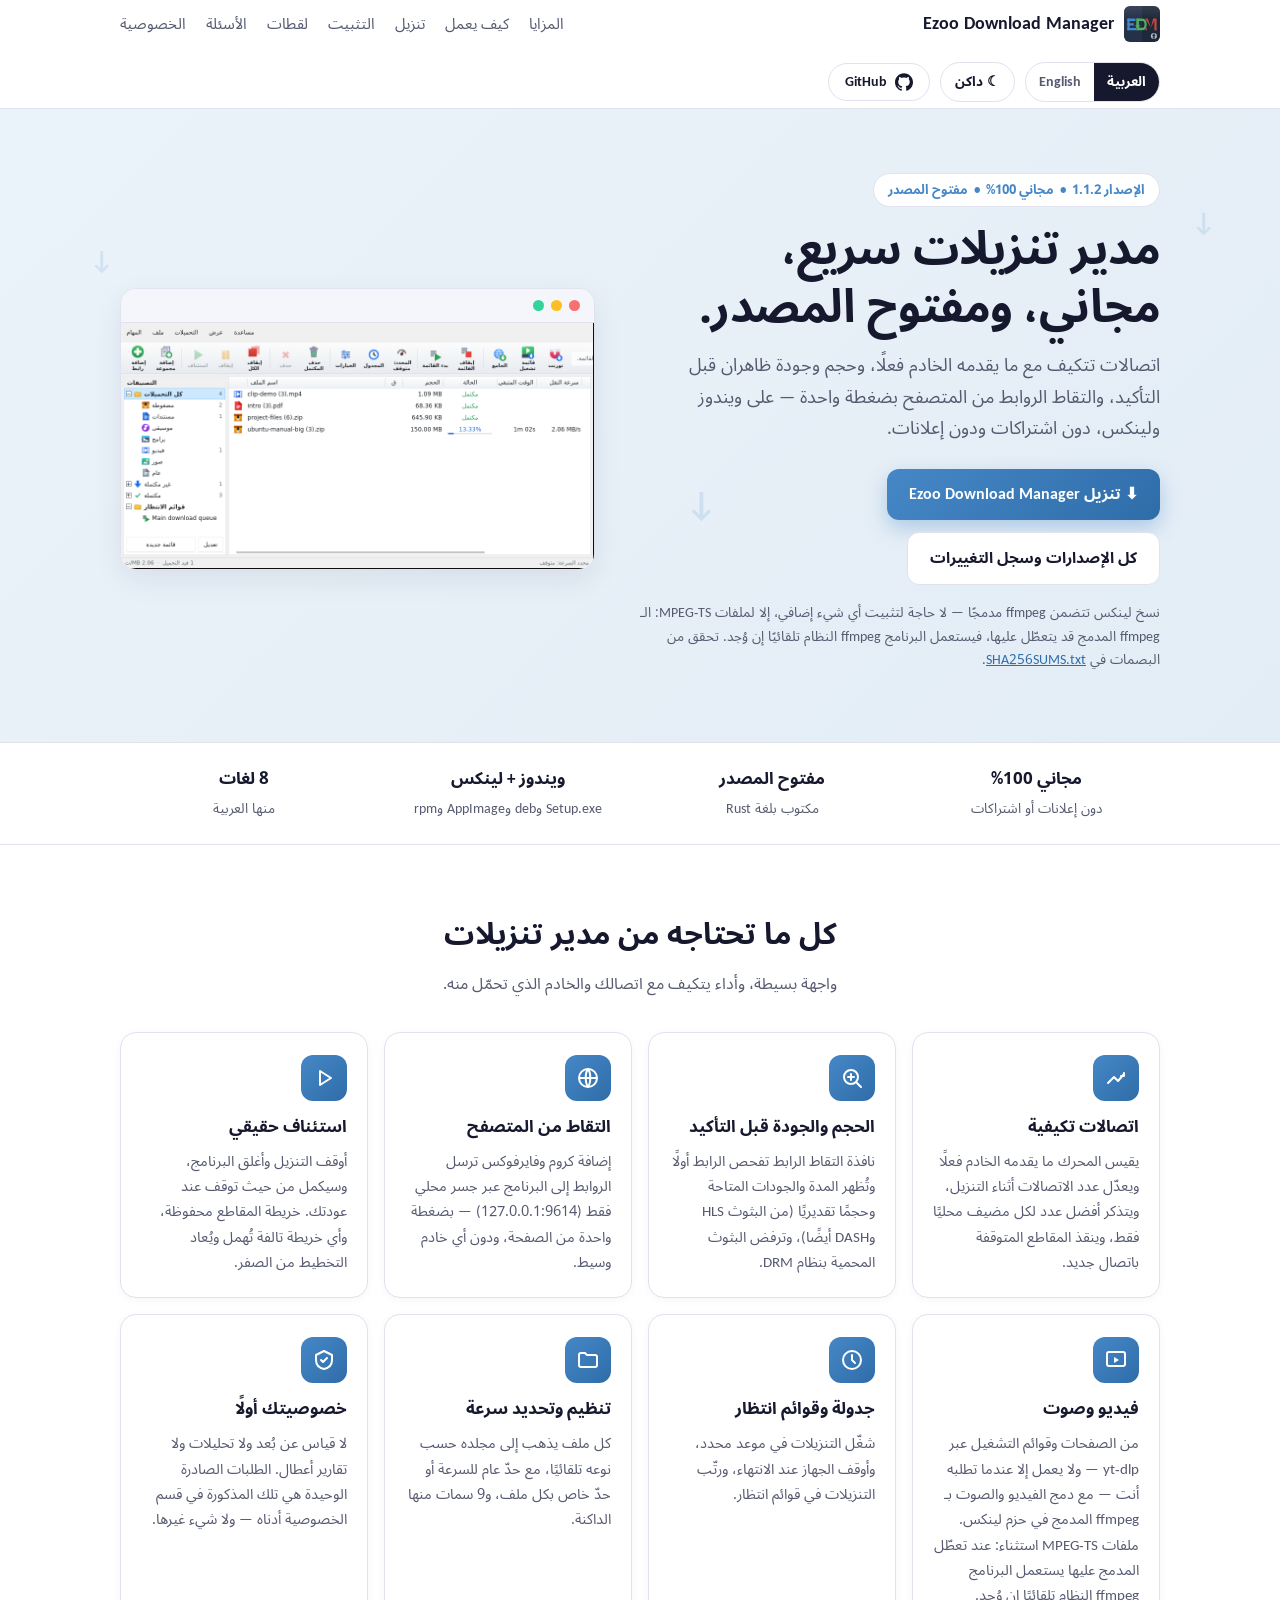
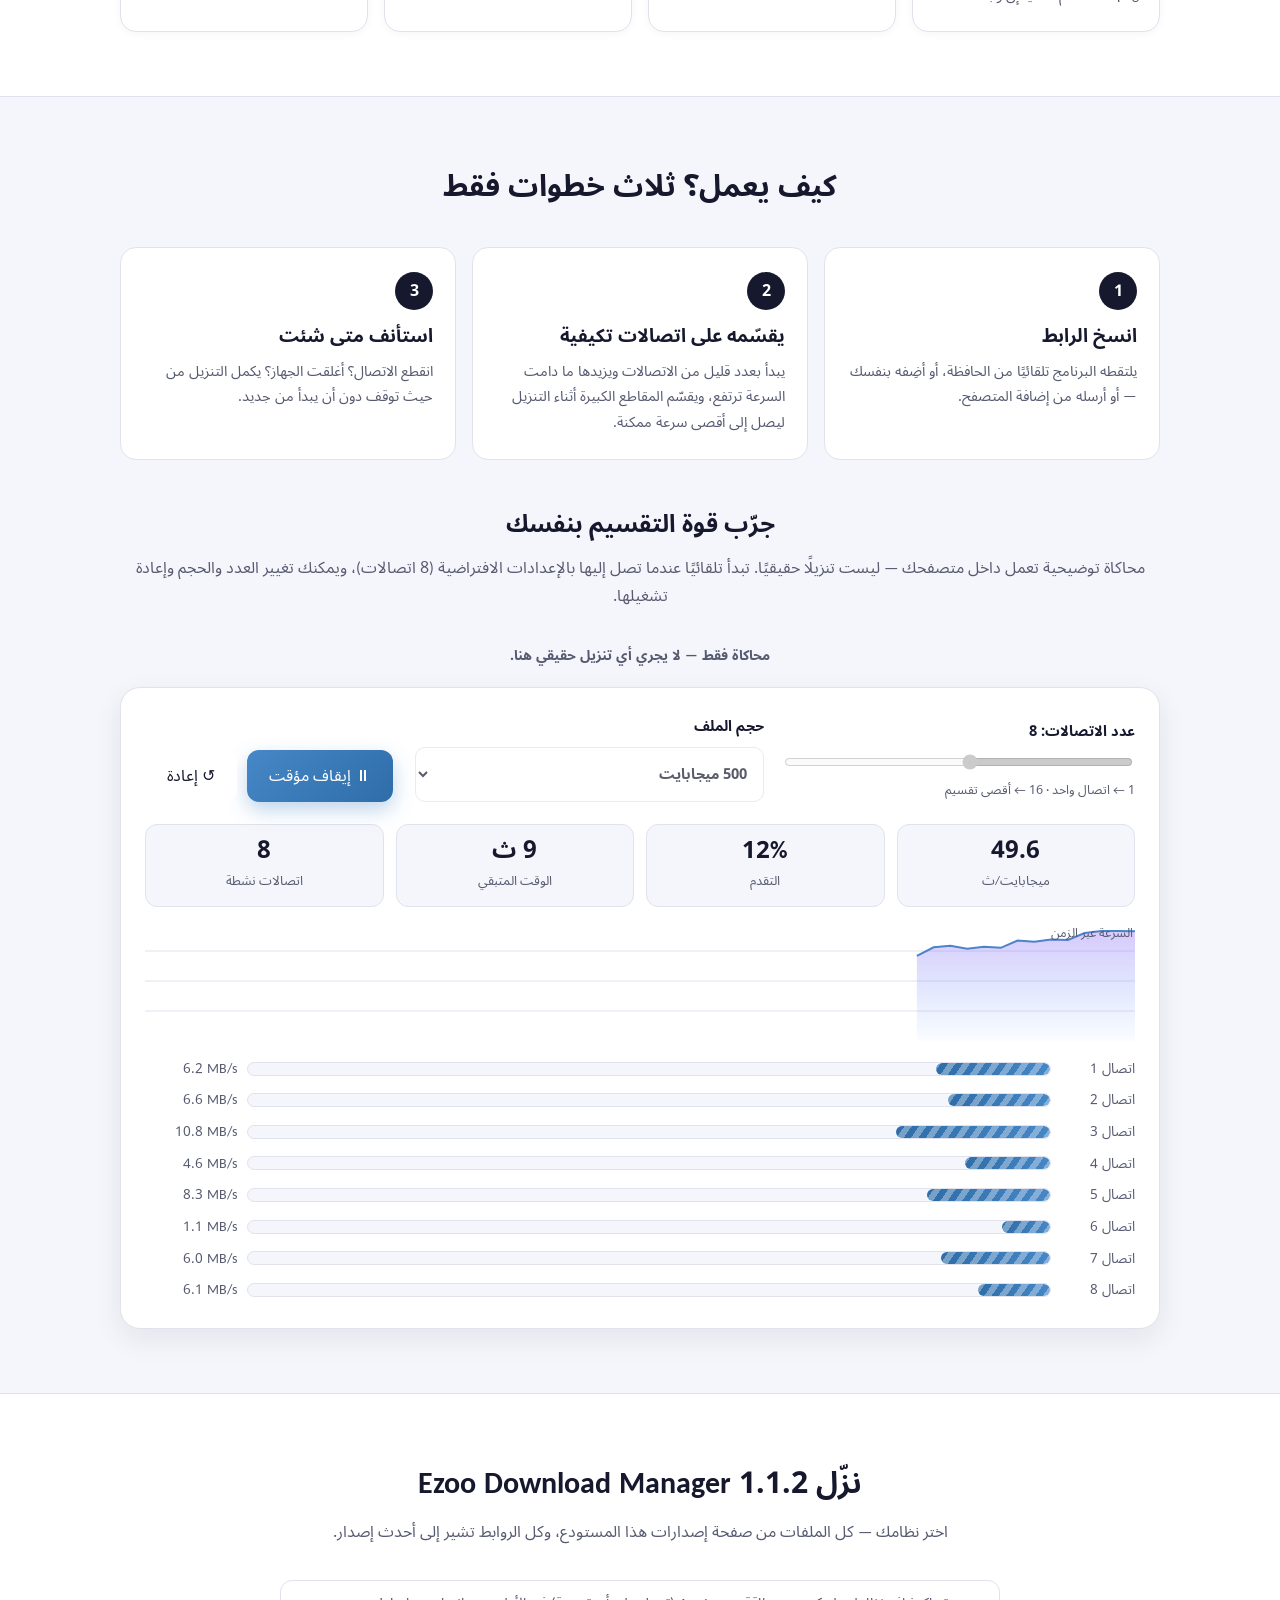
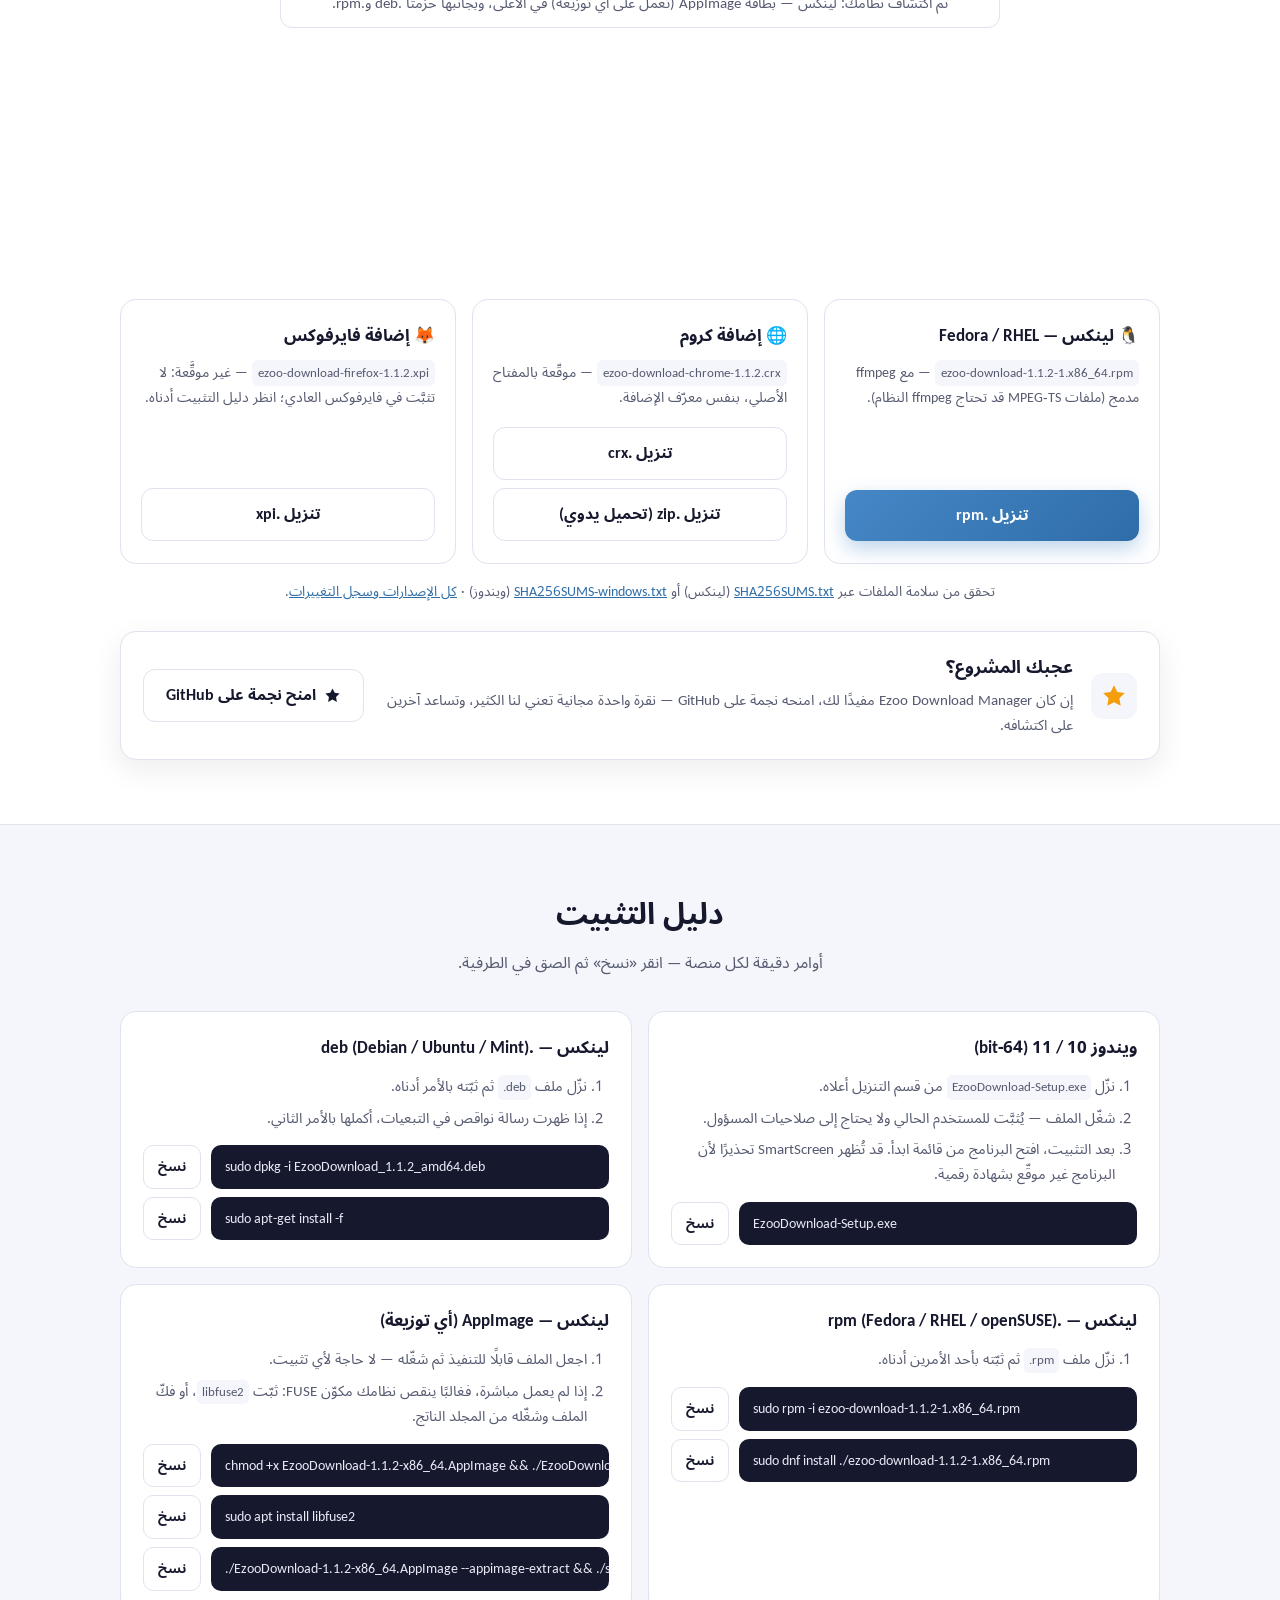
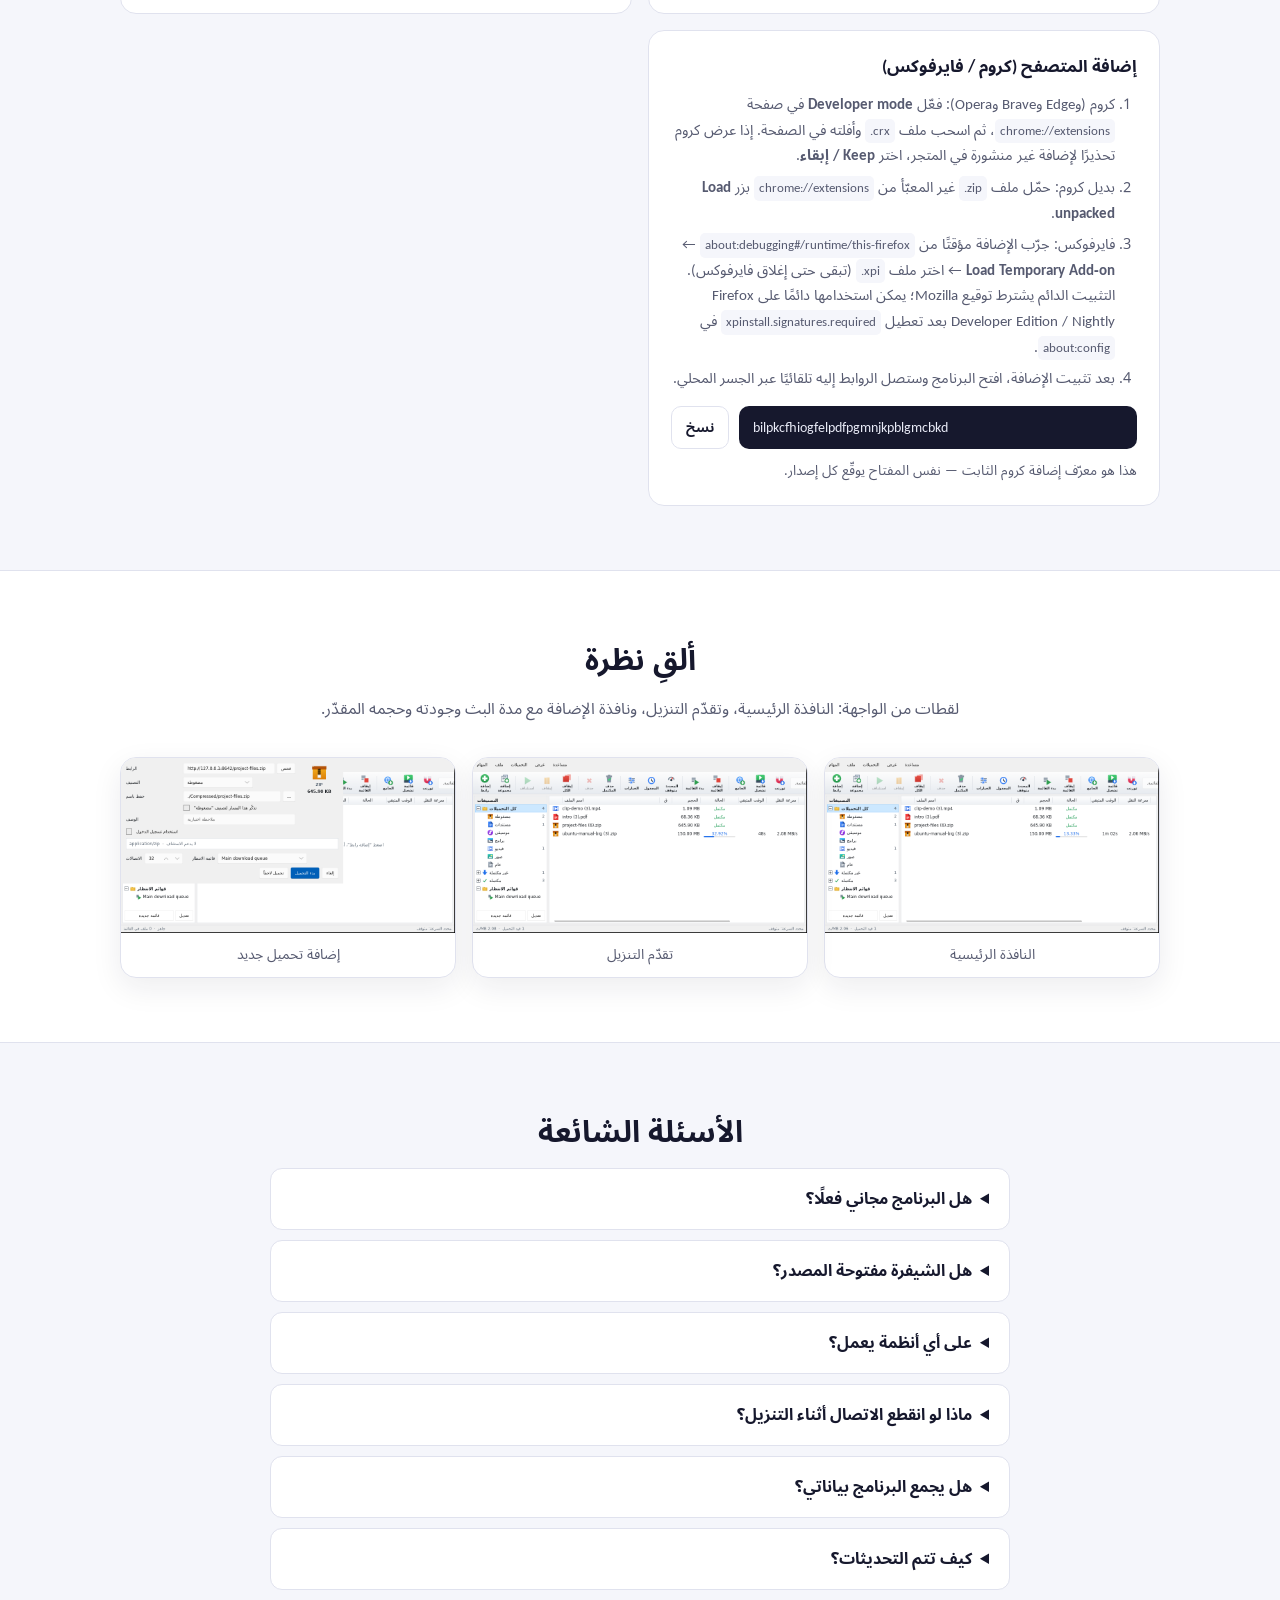
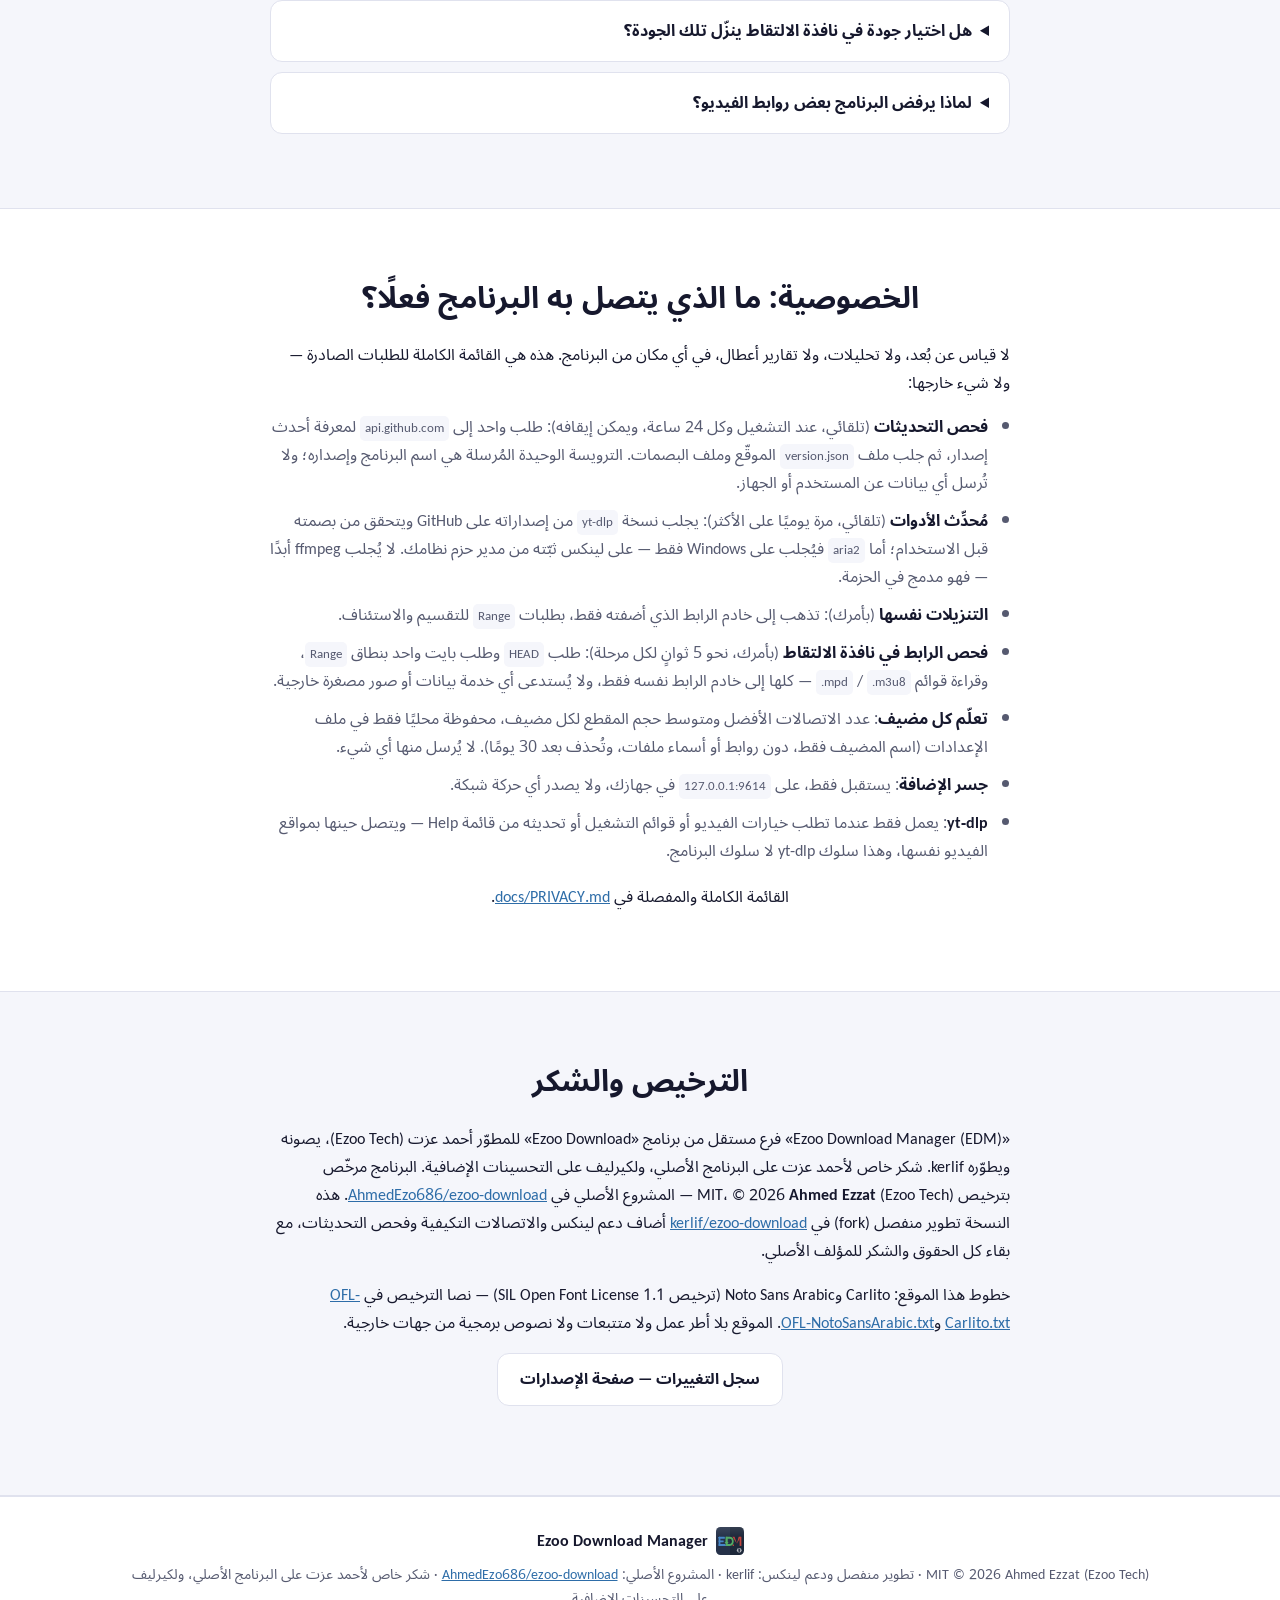
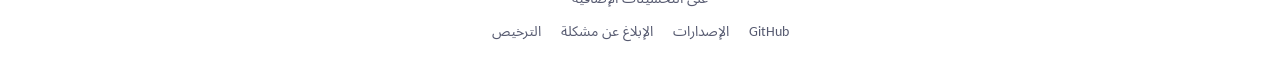
<file: docs/index.html>
<!DOCTYPE html>
<html lang="ar" dir="rtl" data-theme="light">
<head>
<meta charset="UTF-8" />
<meta name="viewport" content="width=device-width, initial-scale=1.0" />
<title data-i18n-title="meta.title">Ezoo Download Manager — مدير تنزيلات مجاني ومفتوح المصدر</title>
<meta name="description" data-i18n-content="meta.description" content="Ezoo Download Manager: مدير تنزيلات سريع، مجاني، ومفتوح المصدر لويندوز ولينكس. اتصالات تكيفية، استئناف التنزيل، إضافة للمتصفح، وffmpeg مدمج." />
<link rel="icon" type="image/svg+xml" href="assets/logo.svg" />
<link rel="stylesheet" href="style.css" />
<script src="script.js" defer></script>
</head>
<body>
<a class="skip-link" href="#main" data-i18n="a11y.skip">تخطَّ إلى المحتوى الرئيسي</a>

<header class="site-header">
  <div class="wrap header-inner">
    <a class="brand" href="#top">
      <img src="assets/logo.svg" alt="Ezoo Download Manager" data-i18n-alt="brand.alt" width="36" height="36" />
      <span>Ezoo Download Manager</span>
    </a>
    <nav class="main-nav" aria-label="Ezoo Download Manager">
      <a href="#features" data-i18n="nav.features">المزايا</a>
      <a href="#how" data-i18n="nav.how">كيف يعمل</a>
      <a href="#download" data-i18n="nav.downloads">تنزيل</a>
      <a href="#install" data-i18n="nav.install">التثبيت</a>
      <a href="#screenshots" data-i18n="nav.screenshots">لقطات</a>
      <a href="#faq" data-i18n="nav.faq">الأسئلة</a>
      <a href="#privacy" data-i18n="nav.privacy">الخصوصية</a>
    </nav>
    <div class="header-controls">
      <div class="lang-switch" role="group" aria-label="Language / اللغة">
        <button type="button" id="lang-ar" aria-pressed="true">العربية</button>
        <button type="button" id="lang-en" aria-pressed="false">English</button>
      </div>
      <button type="button" id="theme-toggle" aria-pressed="false"><span aria-hidden="true">☾</span> <span data-i18n="theme.dark">داكن</span></button>
      <a class="github-btn" href="https://github.com/kerlif/ezoo-download" target="_blank" rel="noopener"><svg viewBox="0 0 24 24" fill="currentColor" aria-hidden="true"><path d="M12 .297c-6.63 0-12 5.373-12 12 0 5.303 3.438 9.8 8.205 11.385.6.113.82-.258.82-.577 0-.285-.01-1.04-.015-2.04-3.338.724-4.042-1.61-4.042-1.61C4.422 18.07 3.633 17.7 3.633 17.7c-1.087-.744.084-.729.084-.729 1.205.084 1.838 1.236 1.838 1.236 1.07 1.835 2.809 1.305 3.495.998.108-.776.417-1.305.76-1.605-2.665-.3-5.466-1.332-5.466-5.93 0-1.31.465-2.38 1.235-3.22-.135-.303-.54-1.523.105-3.176 0 0 1.005-.322 3.3 1.23.96-.267 1.98-.399 3-.405 1.02.006 2.04.138 3 .405 2.28-1.552 3.285-1.23 3.285-1.23.645 1.653.24 2.873.12 3.176.765.84 1.23 1.91 1.23 3.22 0 4.61-2.805 5.625-5.475 5.92.42.36.81 1.096.81 2.22 0 1.606-.015 2.896-.015 3.286 0 .315.21.69.825.57C20.565 22.092 24 17.592 24 12.297c0-6.627-5.373-12-12-12"/></svg>GitHub</a>
    </div>
  </div>
</header>

<main id="main">
  <!-- Hero -->
  <section class="hero" id="top" aria-labelledby="hero-title">
    <div class="hero-decor" aria-hidden="true"><span>↓</span><span>↓</span><span>↓</span><span>↓</span></div>
    <div class="wrap hero-inner">
      <div class="hero-text">
        <p class="version-badge" data-i18n="hero.badge">الإصدار 1.1.2 &nbsp;•&nbsp; مجاني 100% &nbsp;•&nbsp; مفتوح المصدر</p>
        <h1 id="hero-title" data-i18n-html="hero.title">مدير تنزيلات سريع،<br />مجاني، ومفتوح المصدر.</h1>
        <p class="hero-sub" data-i18n="hero.sub">اتصالات تتكيف مع ما يقدمه الخادم فعلًا، وحجم وجودة ظاهران قبل التأكيد، والتقاط الروابط من المتصفح بضغطة واحدة — على ويندوز ولينكس، دون اشتراكات ودون إعلانات.</p>
        <div class="hero-buttons">
          <a class="btn btn-primary" href="#download" data-i18n="hero.primary">⬇ تنزيل Ezoo Download Manager</a>
          <a class="btn btn-ghost" href="https://github.com/kerlif/ezoo-download/releases" data-i18n="hero.secondary">كل الإصدارات وسجل التغييرات</a>
        </div>
        <p class="hero-note" data-i18n-html="hero.note">نسخ لينكس تتضمن ffmpeg مدمجًا — لا حاجة لتثبيت أي شيء إضافي، إلا لملفات MPEG-TS: الـ ffmpeg المدمج قد يتعطّل عليها، فيستعمل البرنامج ffmpeg النظام تلقائيًا إن وُجد. تحقق من البصمات في <a href="https://github.com/kerlif/ezoo-download/releases/latest/download/SHA256SUMS.txt">SHA256SUMS.txt</a>.</p>
      </div>
      <div class="hero-shot">
        <div class="browser-frame">
          <div class="browser-bar" aria-hidden="true"><span></span><span></span><span></span></div>
          <img src="screenshots/01-main-ar.png" alt="النافذة الرئيسية لبرنامج Ezoo Download Manager: قائمة التنزيلات والتصنيفات وشريط الأدوات" data-i18n-alt="hero.shot.alt" width="962" height="502" />
        </div>
      </div>
    </div>
  </section>

  <!-- Trust strip -->
  <section class="strip" aria-label="Ezoo Download Manager">
    <div class="wrap strip-inner">
      <div><strong data-i18n="strip.1t">مجاني 100%</strong><span data-i18n="strip.1s">دون إعلانات أو اشتراكات</span></div>
      <div><strong data-i18n="strip.2t">مفتوح المصدر</strong><span data-i18n="strip.2s">مكتوب بلغة Rust</span></div>
      <div><strong data-i18n="strip.3t">ويندوز + لينكس</strong><span data-i18n="strip.3s">Setup.exe وdeb وAppImage وrpm</span></div>
      <div><strong data-i18n="strip.4t">8 لغات</strong><span data-i18n="strip.4s">منها العربية</span></div>
    </div>
  </section>

  <!-- Features -->
  <section id="features" class="section" aria-labelledby="features-title">
    <div class="wrap">
      <h2 id="features-title" data-i18n="features.title">كل ما تحتاجه من مدير تنزيلات</h2>
      <p class="section-sub" data-i18n="features.sub">واجهة بسيطة، وأداء يتكيف مع اتصالك والخادم الذي تحمّل منه.</p>
      <div class="cards">
        <article class="card">
          <div class="icon" aria-hidden="true"><svg viewBox="0 0 24 24"><path d="M4 17l6-6 4 4 6-7" fill="none" stroke="currentColor" stroke-width="2" stroke-linecap="round" stroke-linejoin="round"/><path d="M20 7v3h-3" fill="none" stroke="currentColor" stroke-width="2" stroke-linecap="round" stroke-linejoin="round"/></svg></div>
          <h3 data-i18n="f1t">اتصالات تكيفية</h3>
          <p data-i18n="f1d">يقيس المحرك ما يقدمه الخادم فعلًا ويعدّل عدد الاتصالات أثناء التنزيل، ويتذكر أفضل عدد لكل مضيف محليًا فقط، وينقذ المقاطع المتوقفة باتصال جديد.</p>
        </article>
        <article class="card">
          <div class="icon" aria-hidden="true"><svg viewBox="0 0 24 24"><circle cx="11" cy="11" r="7" fill="none" stroke="currentColor" stroke-width="2"/><path d="M21 21l-4.3-4.3M8 11h6M11 8v6" fill="none" stroke="currentColor" stroke-width="2" stroke-linecap="round"/></svg></div>
          <h3 data-i18n="f2t">الحجم والجودة قبل التأكيد</h3>
          <p data-i18n="f2d">نافذة التقاط الرابط تفحص الرابط أولًا وتُظهر المدة والجودات المتاحة وحجمًا تقديريًا (من البثوث HLS وDASH أيضًا)، وترفض البثوث المحمية بنظام DRM.</p>
        </article>
        <article class="card">
          <div class="icon" aria-hidden="true"><svg viewBox="0 0 24 24"><circle cx="12" cy="12" r="9" fill="none" stroke="currentColor" stroke-width="2"/><path d="M3 12h18M12 3c3 3.5 3 14 0 18M12 3c-3 3.5-3 14 0 18" fill="none" stroke="currentColor" stroke-width="2"/></svg></div>
          <h3 data-i18n="f3t">التقاط من المتصفح</h3>
          <p data-i18n="f3d">إضافة كروم وفايرفوكس ترسل الروابط إلى البرنامج عبر جسر محلي فقط (127.0.0.1:9614) — بضغطة واحدة من الصفحة، ودون أي خادم وسيط.</p>
        </article>
        <article class="card">
          <div class="icon" aria-hidden="true"><svg viewBox="0 0 24 24"><path d="M8 5v14l11-7z" fill="none" stroke="currentColor" stroke-width="2" stroke-linejoin="round"/></svg></div>
          <h3 data-i18n="f4t">استئناف حقيقي</h3>
          <p data-i18n="f4d">أوقف التنزيل وأغلق البرنامج، وسيكمل من حيث توقف عند عودتك. خريطة المقاطع محفوظة، وأي خريطة تالفة تُهمل ويُعاد التخطيط من الصفر.</p>
        </article>
        <article class="card">
          <div class="icon" aria-hidden="true"><svg viewBox="0 0 24 24"><rect x="3" y="4" width="18" height="14" rx="2" fill="none" stroke="currentColor" stroke-width="2"/><path d="M10 9l5 3-5 3z" fill="currentColor"/></svg></div>
          <h3 data-i18n="f5t">فيديو وصوت</h3>
          <p data-i18n="f5d">من الصفحات وقوائم التشغيل عبر yt-dlp — ولا يعمل إلا عندما تطلبه أنت — مع دمج الفيديو والصوت بـ ffmpeg المدمج في حزم لينكس. ملفات MPEG-TS استثناء: عند تعطّل المدمج عليها يستعمل البرنامج ffmpeg النظام تلقائيًا إن وُجد.</p>
        </article>
        <article class="card">
          <div class="icon" aria-hidden="true"><svg viewBox="0 0 24 24"><circle cx="12" cy="12" r="9" fill="none" stroke="currentColor" stroke-width="2"/><path d="M12 7v5l3 3" fill="none" stroke="currentColor" stroke-width="2" stroke-linecap="round"/></svg></div>
          <h3 data-i18n="f6t">جدولة وقوائم انتظار</h3>
          <p data-i18n="f6d">شغّل التنزيلات في موعد محدد، وأوقف الجهاز عند الانتهاء، ورتّب التنزيلات في قوائم انتظار.</p>
        </article>
        <article class="card">
          <div class="icon" aria-hidden="true"><svg viewBox="0 0 24 24"><path d="M3 7a2 2 0 012-2h4l2 2h8a2 2 0 012 2v8a2 2 0 01-2 2H5a2 2 0 01-2-2z" fill="none" stroke="currentColor" stroke-width="2" stroke-linejoin="round"/></svg></div>
          <h3 data-i18n="f7t">تنظيم وتحديد سرعة</h3>
          <p data-i18n="f7d">كل ملف يذهب إلى مجلده حسب نوعه تلقائيًا، مع حدّ عام للسرعة أو حدّ خاص بكل ملف، و9 سمات منها الداكنة.</p>
        </article>
        <article class="card">
          <div class="icon" aria-hidden="true"><svg viewBox="0 0 24 24"><path d="M12 3l8 4v5c0 5-3.5 8-8 9-4.5-1-8-4-8-9V7z" fill="none" stroke="currentColor" stroke-width="2" stroke-linejoin="round"/><path d="M9 12l2 2 4-4" fill="none" stroke="currentColor" stroke-width="2" stroke-linecap="round" stroke-linejoin="round"/></svg></div>
          <h3 data-i18n="f8t">خصوصيتك أولًا</h3>
          <p data-i18n="f8d">لا قياس عن بُعد ولا تحليلات ولا تقارير أعطال. الطلبات الصادرة الوحيدة هي تلك المذكورة في قسم الخصوصية أدناه — ولا شيء غيرها.</p>
        </article>
      </div>
    </div>
  </section>

  <!-- How it works + simulator -->
  <section id="how" class="section alt" aria-labelledby="how-title">
    <div class="wrap">
      <h2 id="how-title" data-i18n="how.title">كيف يعمل؟ ثلاث خطوات فقط</h2>
      <div class="steps">
        <div class="step"><span class="step-num" aria-hidden="true">1</span><h3 data-i18n="s1t">انسخ الرابط</h3><p data-i18n="s1d">يلتقطه البرنامج تلقائيًا من الحافظة، أو أضِفه بنفسك — أو أرسله من إضافة المتصفح.</p></div>
        <div class="step"><span class="step-num" aria-hidden="true">2</span><h3 data-i18n="s2t">يقسّمه على اتصالات تكيفية</h3><p data-i18n="s2d">يبدأ بعدد قليل من الاتصالات ويزيدها ما دامت السرعة ترتفع، ويقسّم المقاطع الكبيرة أثناء التنزيل ليصل إلى أقصى سرعة ممكنة.</p></div>
        <div class="step"><span class="step-num" aria-hidden="true">3</span><h3 data-i18n="s3t">استأنف متى شئت</h3><p data-i18n="s3d">انقطع الاتصال؟ أغلقت الجهاز؟ يكمل التنزيل من حيث توقف دون أن يبدأ من جديد.</p></div>
      </div>

      <div id="demo" class="demo-wrap">
        <h3 id="demo-title" data-i18n="sim.title">جرّب قوة التقسيم بنفسك</h3>
        <p class="section-sub" data-i18n="sim.sub">محاكاة توضيحية تعمل داخل متصفحك — ليست تنزيلًا حقيقيًا. تبدأ تلقائيًا عندما تصل إليها بالإعدادات الافتراضية (8 اتصالات)، ويمكنك تغيير العدد والحجم وإعادة تشغيلها.</p>
        <p class="sim-note" role="note"><strong data-i18n="sim.note">محاكاة فقط — لا يجري أي تنزيل حقيقي هنا.</strong></p>
        <div class="demo" id="demo-panel">
          <div class="demo-controls">
            <label class="ctl">
              <span><span data-i18n="sim.threads">عدد الاتصالات:</span> <strong id="threads-value">8</strong></span>
              <input type="range" id="threads" min="1" max="16" value="8" step="1" />
              <span class="ctl-hint" data-i18n="sim.threads-hint">1 ← اتصال واحد · 16 ← أقصى تقسيم</span>
            </label>
            <label class="ctl">
              <span data-i18n="sim.size">حجم الملف</span>
              <select id="filesize">
                <option value="100" data-i18n="sim.size.100">100 ميجابايت</option>
                <option value="500" selected data-i18n="sim.size.500">500 ميجابايت</option>
                <option value="1024" data-i18n="sim.size.1024">1 جيجابايت</option>
                <option value="2560" data-i18n="sim.size.2560">2.5 جيجابايت</option>
              </select>
            </label>
            <div class="demo-buttons">
              <button type="button" class="btn btn-primary" id="sim-start" data-i18n="sim.start">▶ ابدأ المحاكاة</button>
              <button type="button" class="btn btn-ghost" id="sim-reset" data-i18n="sim.reset">↺ إعادة</button>
            </div>
          </div>
          <div class="demo-stats" role="status" aria-live="polite">
            <div><strong id="stat-speed">0.0</strong><span data-i18n="stat.speed">ميجابايت/ث</span></div>
            <div><strong id="stat-progress">0%</strong><span data-i18n="stat.progress">التقدم</span></div>
            <div><strong id="stat-eta">—</strong><span data-i18n="stat.eta">الوقت المتبقي</span></div>
            <div><strong id="stat-active">0</strong><span data-i18n="stat.active">اتصالات نشطة</span></div>
          </div>
          <div class="chart-wrap">
            <canvas id="speed-chart" height="120" role="img" data-i18n-aria="chart.aria" aria-label="رسم بياني لسرعة التنزيل أثناء المحاكاة"></canvas>
            <span class="chart-label" data-i18n="chart.label">السرعة عبر الزمن</span>
          </div>
          <div class="lanes" id="lanes"></div>
          <p class="demo-result" id="demo-result" hidden></p>
        </div>
      </div>
    </div>
  </section>

  <!-- Download -->
  <section id="download" class="section" aria-labelledby="download-title">
    <div class="wrap">
      <h2 id="download-title" data-i18n="dl.title">نزّل Ezoo Download Manager 1.1.2</h2>
      <p class="section-sub" data-i18n="dl.sub">اختر نظامك — كل الملفات من صفحة إصدارات هذا المستودع، وكل الروابط تشير إلى أحدث إصدار.</p>
      <p class="os-note" id="os-note" role="status" data-i18n="os.unknown">تعذّر تحديد نظام تشغيلك تلقائيًا — كل المنصات مذكورة أدناه.</p>
      <div class="dl-cards" id="dl-cards">
        <article class="dl-card" data-os="windows">
          <h3 data-i18n="dl.win.t">🪟 ويندوز 10 / 11</h3>
          <p><code>EzooDownload-Setup.exe</code> <span data-i18n="dl.win.d">— ملف إعداد للمستخدم الحالي، دون صلاحيات المسؤول.</span></p>
          <span class="detected-badge" hidden data-i18n="dl.detected">✓ نظامك</span>
          <a class="btn btn-primary" href="https://github.com/kerlif/ezoo-download/releases/latest/download/EzooDownload-Setup.exe" data-i18n="dl.win.b">تنزيل Setup.exe</a>
        </article>
        <article class="dl-card" data-os="deb">
          <h3 data-i18n="dl.deb.t">🐧 لينكس — Debian / Ubuntu</h3>
          <p><code>EzooDownload_1.1.2_amd64.deb</code> <span data-i18n="dl.deb.d">— مع ffmpeg مدمج (ملفات MPEG-TS قد تحتاج ffmpeg النظام).</span></p>
          <span class="detected-badge" hidden data-i18n="dl.detected">✓ نظامك</span>
          <a class="btn btn-primary" href="https://github.com/kerlif/ezoo-download/releases/latest/download/EzooDownload_1.1.2_amd64.deb" data-i18n="dl.deb.b">تنزيل .deb</a>
        </article>
        <article class="dl-card" data-os="appimage">
          <h3 data-i18n="dl.app.t">🐧 لينكس — أي توزيعة</h3>
          <p><code>EzooDownload-1.1.2-x86_64.AppImage</code> <span data-i18n="dl.app.d">— دون تثبيت، مع ffmpeg مدمج (ملفات MPEG-TS قد تحتاج ffmpeg النظام).</span></p>
          <span class="detected-badge" hidden data-i18n="dl.detected">✓ نظامك</span>
          <a class="btn btn-primary" href="https://github.com/kerlif/ezoo-download/releases/latest/download/EzooDownload-1.1.2-x86_64.AppImage" data-i18n="dl.app.b">تنزيل AppImage</a>
        </article>
        <article class="dl-card" data-os="rpm">
          <h3 data-i18n="dl.rpm.t">🐧 لينكس — Fedora / RHEL</h3>
          <p><code>ezoo-download-1.1.2-1.x86_64.rpm</code> <span data-i18n="dl.rpm.d">— مع ffmpeg مدمج (ملفات MPEG-TS قد تحتاج ffmpeg النظام).</span></p>
          <span class="detected-badge" hidden data-i18n="dl.detected">✓ نظامك</span>
          <a class="btn btn-primary" href="https://github.com/kerlif/ezoo-download/releases/latest/download/ezoo-download-1.1.2-1.x86_64.rpm" data-i18n="dl.rpm.b">تنزيل .rpm</a>
        </article>
        <article class="dl-card" data-os="chrome">
          <h3 data-i18n="dl.crx.t">🌐 إضافة كروم</h3>
          <p><code>ezoo-download-chrome-1.1.2.crx</code> <span data-i18n="dl.crx.d">— موقّعة بالمفتاح الأصلي، بنفس معرّف الإضافة.</span></p>
          <span class="detected-badge" hidden data-i18n="dl.detected">✓ نظامك</span>
          <a class="btn btn-ghost" href="https://github.com/kerlif/ezoo-download/releases/latest/download/ezoo-download-chrome-1.1.2.crx" data-i18n="dl.crx.b">تنزيل .crx</a>
          <a class="btn btn-ghost" href="https://github.com/kerlif/ezoo-download/releases/latest/download/ezoo-download-chrome-1.1.2.zip" data-i18n="dl.zip.b">تنزيل .zip (تحميل يدوي)</a>
        </article>
        <article class="dl-card" data-os="firefox">
          <h3 data-i18n="dl.xpi.t">🦊 إضافة فايرفوكس</h3>
          <p><code>ezoo-download-firefox-1.1.2.xpi</code> <span data-i18n="dl.xpi.d">— غير موقَّعة: لا تثبَّت في فايرفوكس العادي؛ انظر دليل التثبيت أدناه.</span></p>
          <span class="detected-badge" hidden data-i18n="dl.detected">✓ نظامك</span>
          <a class="btn btn-ghost" href="https://github.com/kerlif/ezoo-download/releases/latest/download/ezoo-download-firefox-1.1.2.xpi" data-i18n="dl.xpi.b">تنزيل .xpi</a>
        </article>
      </div>
      <p class="hero-note center" data-i18n-html="dl.checks">تحقق من سلامة الملفات عبر <a href="https://github.com/kerlif/ezoo-download/releases/latest/download/SHA256SUMS.txt">SHA256SUMS.txt</a> (لينكس) أو <a href="https://github.com/kerlif/ezoo-download/releases/latest/download/SHA256SUMS-windows.txt">SHA256SUMS-windows.txt</a> (ويندوز) · <a href="https://github.com/kerlif/ezoo-download/releases">كل الإصدارات وسجل التغييرات</a>.</p>
      <aside class="star-banner" aria-labelledby="star-title">
        <div class="star-icon" aria-hidden="true"><svg viewBox="0 0 24 24" fill="currentColor" aria-hidden="true"><path d="M12 2l3.09 6.26L22 9.27l-5 4.87 1.18 6.88L12 17.77l-6.18 3.25L7 14.14 2 9.27l6.91-1.01L12 2z"/></svg></div>
        <div class="star-text">
          <h3 id="star-title" data-i18n="star.t">عجبك المشروع؟</h3>
          <p data-i18n="star.d">إن كان Ezoo Download Manager مفيدًا لك، امنحه نجمة على GitHub — نقرة واحدة مجانية تعني لنا الكثير، وتساعد آخرين على اكتشافه.</p>
        </div>
        <a class="btn btn-ghost" href="https://github.com/kerlif/ezoo-download" target="_blank" rel="noopener"><svg viewBox="0 0 24 24" fill="currentColor" aria-hidden="true"><path d="M12 2l3.09 6.26L22 9.27l-5 4.87 1.18 6.88L12 17.77l-6.18 3.25L7 14.14 2 9.27l6.91-1.01L12 2z"/></svg><span data-i18n="star.b">امنح نجمة على GitHub</span></a>
      </aside>
    </div>
  </section>

  <!-- Install guides -->
  <section id="install" class="section alt" aria-labelledby="install-title">
    <div class="wrap">
      <h2 id="install-title" data-i18n="install.title">دليل التثبيت</h2>
      <p class="section-sub" data-i18n="install.sub">أوامر دقيقة لكل منصة — انقر «نسخ» ثم الصق في الطرفية.</p>
      <div class="guides">
        <article class="guide">
          <h3 data-i18n="g.win.t">ويندوز 10 / 11 (64-bit)</h3>
          <ol>
            <li data-i18n-html="g.win.1">نزّل <code>EzooDownload-Setup.exe</code> من قسم التنزيل أعلاه.</li>
            <li data-i18n-html="g.win.2">شغّل الملف — يُثبَّت للمستخدم الحالي ولا يحتاج إلى صلاحيات المسؤول.</li>
            <li data-i18n-html="g.win.3">بعد التثبيت، افتح البرنامج من قائمة ابدأ. قد تُظهر SmartScreen تحذيرًا لأن البرنامج غير موقّع بشهادة رقمية.</li>
          </ol>
          <div class="cmd-row"><code dir="ltr">EzooDownload-Setup.exe</code><button type="button" class="copy-btn" data-copy="EzooDownload-Setup.exe" data-i18n="copy.btn">نسخ</button></div>
        </article>
        <article class="guide">
          <h3 data-i18n="g.deb.t">لينكس — .deb (Debian / Ubuntu / Mint)</h3>
          <ol>
            <li data-i18n-html="g.deb.1">نزّل ملف <code>.deb</code> ثم ثبّته بالأمر أدناه.</li>
            <li data-i18n-html="g.deb.2">إذا ظهرت رسالة نواقص في التبعيات، أكملها بالأمر الثاني.</li>
          </ol>
          <div class="cmd-row"><code dir="ltr">sudo dpkg -i EzooDownload_1.1.2_amd64.deb</code><button type="button" class="copy-btn" data-copy="sudo dpkg -i EzooDownload_1.1.2_amd64.deb" data-i18n="copy.btn">نسخ</button></div>
          <div class="cmd-row"><code dir="ltr">sudo apt-get install -f</code><button type="button" class="copy-btn" data-copy="sudo apt-get install -f" data-i18n="copy.btn">نسخ</button></div>
        </article>
        <article class="guide">
          <h3 data-i18n="g.rpm.t">لينكس — .rpm (Fedora / RHEL / openSUSE)</h3>
          <ol>
            <li data-i18n-html="g.rpm.1">نزّل ملف <code>.rpm</code> ثم ثبّته بأحد الأمرين أدناه.</li>
          </ol>
          <div class="cmd-row"><code dir="ltr">sudo rpm -i ezoo-download-1.1.2-1.x86_64.rpm</code><button type="button" class="copy-btn" data-copy="sudo rpm -i ezoo-download-1.1.2-1.x86_64.rpm" data-i18n="copy.btn">نسخ</button></div>
          <div class="cmd-row"><code dir="ltr">sudo dnf install ./ezoo-download-1.1.2-1.x86_64.rpm</code><button type="button" class="copy-btn" data-copy="sudo dnf install ./ezoo-download-1.1.2-1.x86_64.rpm" data-i18n="copy.btn">نسخ</button></div>
        </article>
        <article class="guide">
          <h3 data-i18n="g.app.t">لينكس — AppImage (أي توزيعة)</h3>
          <ol>
            <li data-i18n-html="g.app.1">اجعل الملف قابلًا للتنفيذ ثم شغّله — لا حاجة لأي تثبيت.</li>
            <li data-i18n-html="g.app.2">إذا لم يعمل مباشرة، فغالبًا ينقص نظامك مكوّن FUSE: ثبّت <code>libfuse2</code>، أو فكّ الملف وشغّله من المجلد الناتج.</li>
          </ol>
          <div class="cmd-row"><code dir="ltr">chmod +x EzooDownload-1.1.2-x86_64.AppImage &amp;&amp; ./EzooDownload-1.1.2-x86_64.AppImage</code><button type="button" class="copy-btn" data-copy="chmod +x EzooDownload-1.1.2-x86_64.AppImage &amp;&amp; ./EzooDownload-1.1.2-x86_64.AppImage" data-i18n="copy.btn">نسخ</button></div>
          <div class="cmd-row"><code dir="ltr">sudo apt install libfuse2</code><button type="button" class="copy-btn" data-copy="sudo apt install libfuse2" data-i18n="copy.btn">نسخ</button></div>
          <div class="cmd-row"><code dir="ltr">./EzooDownload-1.1.2-x86_64.AppImage --appimage-extract &amp;&amp; ./squashfs-root/AppRun</code><button type="button" class="copy-btn" data-copy="./EzooDownload-1.1.2-x86_64.AppImage --appimage-extract &amp;&amp; ./squashfs-root/AppRun" data-i18n="copy.btn">نسخ</button></div>
        </article>
        <article class="guide">
          <h3 data-i18n="g.ext.t">إضافة المتصفح (كروم / فايرفوكس)</h3>
          <ol>
            <li data-i18n-html="g.ext.1">كروم (وEdge وBrave وOpera): فعّل <strong>Developer mode</strong> في صفحة <code>chrome://extensions</code>، ثم اسحب ملف <code>.crx</code> وأفلته في الصفحة. إذا عرض كروم تحذيرًا لإضافة غير منشورة في المتجر، اختر <strong>Keep / إبقاء</strong>.</li>
            <li data-i18n-html="g.ext.2">بديل كروم: حمّل ملف <code>.zip</code> غير المعبّأ من <code>chrome://extensions</code> بزر <strong>Load unpacked</strong>.</li>
            <li data-i18n-html="g.ext.3">فايرفوكس: جرّب الإضافة مؤقتًا من <code>about:debugging#/runtime/this-firefox</code> ← <strong>Load Temporary Add-on</strong> ← اختر ملف <code>.xpi</code> (تبقى حتى إغلاق فايرفوكس). التثبيت الدائم يشترط توقيع Mozilla؛ يمكن استخدامها دائمًا على Firefox Developer Edition / Nightly بعد تعطيل <code>xpinstall.signatures.required</code> في <code>about:config</code>.</li>
            <li data-i18n="g.ext.4">بعد تثبيت الإضافة، افتح البرنامج وستصل الروابط إليه تلقائيًا عبر الجسر المحلي.</li>
          </ol>
          <div class="cmd-row"><code dir="ltr">bilpkcfhiogfelpdfpgmnjkpblgmcbkd</code><button type="button" class="copy-btn" data-copy="bilpkcfhiogfelpdfpgmnjkpblgmcbkd" data-i18n="copy.btn">نسخ</button></div>
          <p class="guide-note" data-i18n="g.ext.note">هذا هو معرّف إضافة كروم الثابت — نفس المفتاح يوقّع كل إصدار.</p>
        </article>
      </div>
    </div>
  </section>

  <!-- Screenshots -->
  <section id="screenshots" class="section" aria-labelledby="shots-title">
    <div class="wrap">
      <h2 id="shots-title" data-i18n="shots.title">ألقِ نظرة</h2>
      <p class="section-sub" data-i18n="shots.note">لقطات من الواجهة: النافذة الرئيسية، وتقدّم التنزيل، ونافذة الإضافة مع مدة البث وجودته وحجمه المقدّر.</p>
      <div class="shots">
        <figure><img src="screenshots/01-main-ar.png" alt="النافذة الرئيسية لبرنامج Ezoo Download Manager بالعربية: قائمة التنزيلات الفارغة والتصنيفات على الجانب" data-i18n-alt="shots.1.alt" width="962" height="502" loading="lazy" /><figcaption data-i18n="shots.1.cap">النافذة الرئيسية</figcaption></figure>
        <figure><img src="screenshots/02-progress-ar.png" alt="نافذة تقدم التنزيل في Ezoo Download Manager بالعربية مع شريط التقدم والسرعة" data-i18n-alt="shots.2.alt" width="962" height="502" loading="lazy" /><figcaption data-i18n="shots.2.cap">تقدّم التنزيل</figcaption></figure>
        <figure><img src="screenshots/03-add-dialog-ar.png" alt="نافذة إضافة تحميل جديد في Ezoo Download Manager بالعربية: بث HLS مع المدة والجودة والحجم المقدّر" data-i18n-alt="shots.3.alt" width="962" height="502" loading="lazy" /><figcaption data-i18n="shots.3.cap">إضافة تحميل جديد</figcaption></figure>
      </div>
    </div>
  </section>

  <!-- FAQ -->
  <section id="faq" class="section alt" aria-labelledby="faq-title">
    <div class="wrap narrow">
      <h2 id="faq-title" data-i18n="faq.title">الأسئلة الشائعة</h2>
      <details>
        <summary data-i18n="faq.1q">هل البرنامج مجاني فعلًا؟</summary>
        <p data-i18n="faq.1a">نعم — مجاني بالكامل، دون إعلانات، ودون مزايا محجوبة خلف اشتراك.</p>
      </details>
      <details>
        <summary data-i18n="faq.2q">هل الشيفرة مفتوحة المصدر؟</summary>
        <p data-i18n-html="faq.2a">نعم. البرنامج مكتوب بلغة Rust، وترخيصه MIT، والشيفرة كاملة في <a href="https://github.com/kerlif/ezoo-download">المستودع</a>.</p>
      </details>
      <details>
        <summary data-i18n="faq.3q">على أي أنظمة يعمل؟</summary>
        <p data-i18n="faq.3a">ويندوز 10 / 11 (64-bit) ولينكس x86_64: حزم .deb و.rpm وAppImage. لا توجد نسخة macOS.</p>
      </details>
      <details>
        <summary data-i18n="faq.4q">ماذا لو انقطع الاتصال أثناء التنزيل؟</summary>
        <p data-i18n="faq.4a">يستأنف البرنامج من حيث توقف تلقائيًا، ويمكنك إيقافه واستئنافه يدويًا في أي وقت — حتى بعد إغلاق البرنامج وإعادة فتحه.</p>
      </details>
      <details>
        <summary data-i18n="faq.5q">هل يجمع البرنامج بياناتي؟</summary>
        <p data-i18n-html="faq.5a">لا. لا يجمع بيانات استخدام ولا يرسل إحصاءات إلى أي جهة. القائمة الكاملة للطلبات الصادرة موجودة في <a href="#privacy">قسم الخصوصية</a> أدناه.</p>
      </details>
      <details>
        <summary data-i18n="faq.6q">كيف تتم التحديثات؟</summary>
        <p data-i18n="faq.6a">يفحص البرنامج إصدارات هذا المستودع عند التشغيل وكل 24 ساعة (يمكن إيقاف الفحص من الإعدادات)، ويعرض التحديث فقط بعد التحقق من توقيع ملف version.json وبصمة الملف. نسخ AppImage تُحدَّث من داخل البرنامج بعد موافقتك، أما نسخ .deb و.rpm فتُعلِم فقط ولا تُحدِّث نفسها.</p>
      </details>
      <details>
        <summary data-i18n="faq.7q">هل اختيار جودة في نافذة الالتقاط ينزّل تلك الجودة؟</summary>
        <p data-i18n="faq.7a">نعم: اختيار جودة في نافذة الالتقاط ينزّل تلك الجودة تحديدًا — في بثوث HLS تُنزَّل قائمة التشغيل الخاصة بتلك الجودة، وفي DASH يُختار المسار المطابق لها. وإن لم تختر شيئًا، يُنزَّل أفضل جودة.</p>
      </details>
      <details>
        <summary data-i18n="faq.8q">لماذا يرفض البرنامج بعض روابط الفيديو؟</summary>
        <p data-i18n="faq.8a">البثوث المحمية بأنظمة DRM (مثل Widevine وPlayReady وFairPlay) مرفوضة عمدًا: يمنعها البرنامج ولا يحاول تجاوزها.</p>
      </details>
    </div>
  </section>

  <!-- Privacy -->
  <section id="privacy" class="section" aria-labelledby="privacy-title">
    <div class="wrap narrow">
      <h2 id="privacy-title" data-i18n="privacy.title">الخصوصية: ما الذي يتصل به البرنامج فعلًا؟</h2>
      <p data-i18n="privacy.intro">لا قياس عن بُعد، ولا تحليلات، ولا تقارير أعطال، في أي مكان من البرنامج. هذه هي القائمة الكاملة للطلبات الصادرة — ولا شيء خارجها:</p>
      <ul class="privacy-list">
        <li data-i18n-html="privacy.1"><strong>فحص التحديثات</strong> (تلقائي، عند التشغيل وكل 24 ساعة، ويمكن إيقافه): طلب واحد إلى <code>api.github.com</code> لمعرفة أحدث إصدار، ثم جلب ملف <code>version.json</code> الموقّع وملف البصمات. الترويسة الوحيدة المُرسلة هي اسم البرنامج وإصداره؛ ولا تُرسل أي بيانات عن المستخدم أو الجهاز.</li>
        <li data-i18n-html="privacy.2"><strong>مُحدِّث الأدوات</strong> (تلقائي، مرة يوميًا على الأكثر): يجلب نسخة <code>yt-dlp</code> من إصداراته على GitHub ويتحقق من بصمته قبل الاستخدام؛ أما <code>aria2</code> فيُجلب على Windows فقط — على لينكس ثبّته من مدير حزم نظامك. لا يُجلب ffmpeg أبدًا — فهو مدمج في الحزمة.</li>
        <li data-i18n-html="privacy.3"><strong>التنزيلات نفسها</strong> (بأمرك): تذهب إلى خادم الرابط الذي أضفته فقط، بطلبات <code>Range</code> للتقسيم والاستئناف.</li>
        <li data-i18n-html="privacy.4"><strong>فحص الرابط في نافذة الالتقاط</strong> (بأمرك، نحو 5 ثوانٍ لكل مرحلة): طلب <code>HEAD</code> وطلب بايت واحد بنطاق <code>Range</code>، وقراءة قوائم <code>.m3u8</code> / <code>.mpd</code> — كلها إلى خادم الرابط نفسه فقط، ولا يُستدعى أي خدمة بيانات أو صور مصغرة خارجية.</li>
        <li data-i18n-html="privacy.5"><strong>تعلّم كل مضيف</strong>: عدد الاتصالات الأفضل ومتوسط حجم المقطع لكل مضيف، محفوظة محليًا فقط في ملف الإعدادات (اسم المضيف فقط، دون روابط أو أسماء ملفات، وتُحذف بعد 30 يومًا). لا يُرسل منها أي شيء.</li>
        <li data-i18n-html="privacy.6"><strong>جسر الإضافة</strong>: يستقبل فقط، على <code>127.0.0.1:9614</code> في جهازك، ولا يصدر أي حركة شبكة.</li>
        <li data-i18n-html="privacy.7"><strong>yt-dlp</strong>: يعمل فقط عندما تطلب خيارات الفيديو أو قوائم التشغيل أو تحديثه من قائمة Help — ويتصل حينها بمواقع الفيديو نفسها، وهذا سلوك yt-dlp لا سلوك البرنامج.</li>
      </ul>
      <p class="center" data-i18n-html="privacy.link">القائمة الكاملة والمفصلة في <a href="https://github.com/kerlif/ezoo-download/blob/main/docs/PRIVACY.md">docs/PRIVACY.md</a>.</p>
    </div>
  </section>

  <!-- License + credits -->
  <section id="license" class="section alt" aria-labelledby="license-title">
    <div class="wrap narrow">
      <h2 id="license-title" data-i18n="license.title">الترخيص والشكر</h2>
      <p data-i18n-html="license.body">«Ezoo Download Manager (EDM)» فرع مستقل من برنامج «Ezoo Download» للمطوّر أحمد عزت (Ezoo Tech)، يصونه ويطوّره kerlif. شكر خاص لأحمد عزت على البرنامج الأصلي، ولكيرليف على التحسينات الإضافية. البرنامج مرخّص بترخيص MIT، © 2026 <strong>Ahmed Ezzat</strong> (Ezoo Tech) — المشروع الأصلي في <a href="https://github.com/AhmedEzo686/ezoo-download">AhmedEzo686/ezoo-download</a>. هذه النسخة تطوير منفصل (fork) في <a href="https://github.com/kerlif/ezoo-download">kerlif/ezoo-download</a> أضاف دعم لينكس والاتصالات التكيفية وفحص التحديثات، مع بقاء كل الحقوق والشكر للمؤلف الأصلي.</p>
      <p data-i18n-html="license.fonts">خطوط هذا الموقع: Carlito وNoto Sans Arabic (ترخيص SIL Open Font License 1.1) — نصا الترخيص في <a href="assets/fonts/OFL-Carlito.txt">OFL-Carlito.txt</a> و<a href="assets/fonts/OFL-NotoSansArabic.txt">OFL-NotoSansArabic.txt</a>. الموقع بلا أطر عمل ولا متتبعات ولا نصوص برمجية من جهات خارجية.</p>
      <p class="center"><a class="btn btn-ghost" href="https://github.com/kerlif/ezoo-download/releases" data-i18n="license.changelog">سجل التغييرات — صفحة الإصدارات</a></p>
    </div>
  </section>
</main>

<footer class="site-footer">
  <div class="wrap footer-inner">
    <div class="footer-brand">
      <img src="assets/logo.svg" alt="Ezoo Download Manager" data-i18n-alt="brand.alt" width="28" height="28" />
      <span>Ezoo Download Manager</span>
    </div>
    <p data-i18n-html="footer.credits">MIT © 2026 Ahmed Ezzat (Ezoo Tech) · تطوير منفصل ودعم لينكس: kerlif · المشروع الأصلي: <a href="https://github.com/AhmedEzo686/ezoo-download">AhmedEzo686/ezoo-download</a> · شكر خاص لأحمد عزت على البرنامج الأصلي، ولكيرليف على التحسينات الإضافية</p>
    <nav aria-label="Ezoo Download Manager">
      <a href="https://github.com/kerlif/ezoo-download">GitHub</a>
      <a href="https://github.com/kerlif/ezoo-download/releases" data-i18n="footer.releases">الإصدارات</a>
      <a href="https://github.com/kerlif/ezoo-download/issues" data-i18n="footer.issues">الإبلاغ عن مشكلة</a>
      <a href="#license" data-i18n="footer.license">الترخيص</a>
    </nav>
  </div>
</footer>

</body>
</html>
</file>
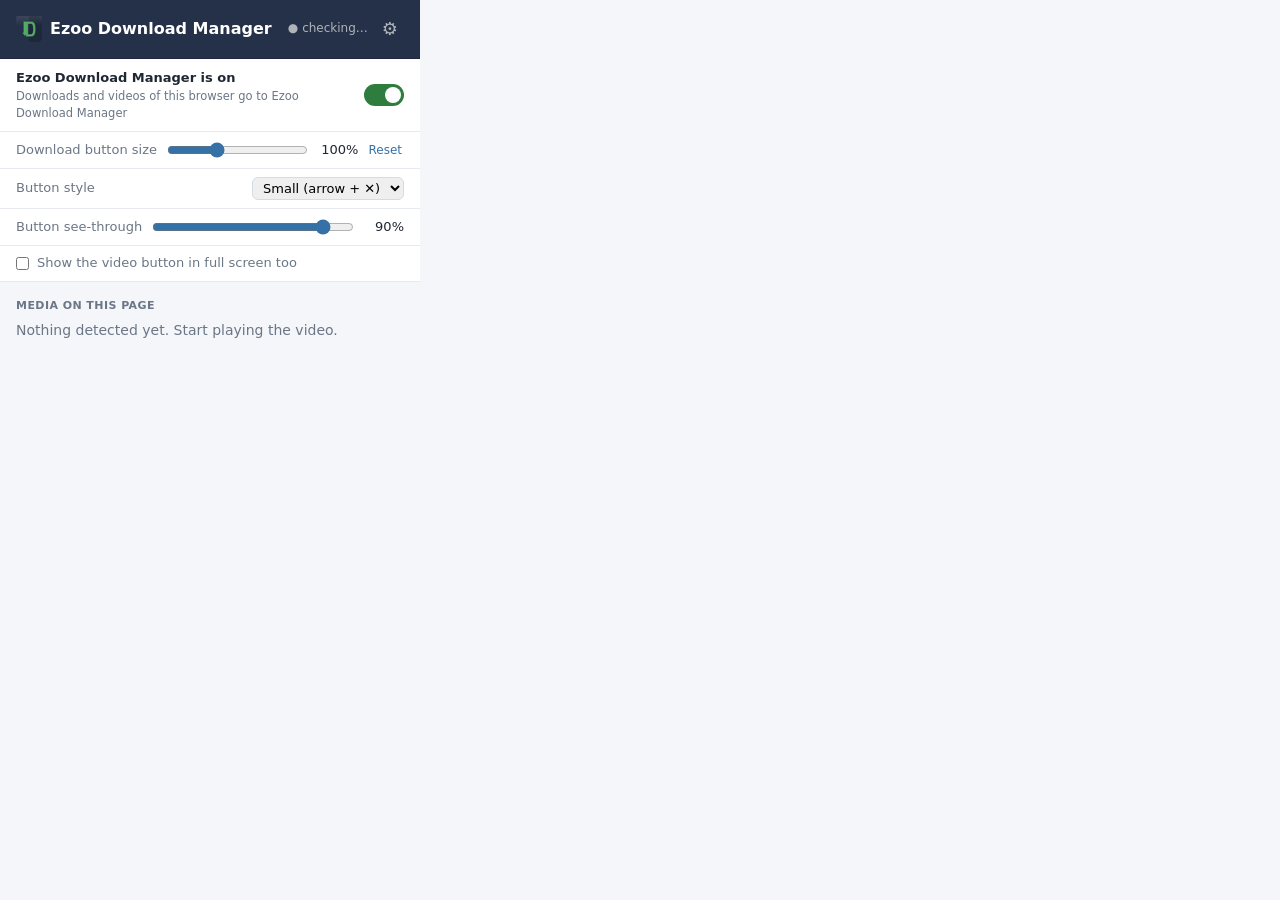
<file: extension/popup.html>
<!doctype html>
<html>
<head>
<meta charset="utf-8">
<style>
  /* EDM palette (from the supplied logo, 2026-11-05): navy #253149 / #1D283A,
     blue #4687C7, green #54AB64, red #C2453F, grey #B0B3B8. White text on
     raw #4687C7 is only 3.78:1, so fills carrying white text use the
     AA-safe blue #3570A6 (5.22:1), hover #2F6395 (6.29:1); green text
     and fills use #2E7D3F (5.10:1). Header is navy with white text;
     cards stay white. All fills flat. */
  body { font: 14px/1.45 "Segoe UI", system-ui, sans-serif; color: #1f2733; margin: 0; width: 420px; min-height: 260px; background: #f4f6fa; }
  header { display: flex; align-items: center; gap: 8px; padding: 14px 16px; background: #253149; border-bottom: 1px solid #1D283A; }
  header img { width: 26px; height: 26px; }
  .gear { background: none; color: #B0B3B8; font-size: 18px; padding: 2px 6px; }
  .gear:hover { background: rgba(255,255,255,.12); color: #fff; }
  header b { font-size: 16px; color: #fff; }
  .dot { margin-left: auto; font-size: 12px; color: #B0B3B8; }
  .dot::before { content: "●"; margin-right: 4px; color: #B0B3B8; }
  .dot.on::before { color: #54AB64; }
  section { padding: 12px 16px; }
  h3 { margin: 4px 0 6px; font-size: 11px; color: #6b7686; text-transform: uppercase; letter-spacing: .04em; }
  .media { background: #fff; border-radius: 8px; margin: 8px 0; padding: 10px 12px; display: flex; gap: 8px; align-items: center; }
  .media div { flex: 1; min-width: 0; }
  .media small { display: block; color: #6b7686; overflow: hidden; text-overflow: ellipsis; white-space: nowrap; }
  .media .sz { font-weight: 700; }
  .media .est { font-size: 10px; font-weight: 700; color: #57606e; background: #eef1f5; border-radius: 3px; padding: 0 4px; margin-left: 4px; }
  .media .acts { display: flex; gap: 4px; align-items: center; flex: none; }
  .media .mini { background: #eef1f5; color: #3570A6; border: 1px solid #d5dbe4; padding: 5px 8px; font-size: 12.5px; font-weight: 600; }
  .media .mini:hover { background: #E9F1F8; }
  button:focus-visible { outline: 2px solid #3570A6; outline-offset: 1px; }
  button { background: #3570A6; color: #fff; border: 0; border-radius: 6px; padding: 5px 10px; cursor: pointer; font: inherit; }
  button:hover { background: #2F6395; }
  .empty { color: #6b7686; }
  .switch { display: flex; align-items: center; gap: 10px; padding: 10px 16px; background: #fff; border-bottom: 1px solid #e6eaf0; font-size: 13px; }
  .switch b { font-weight: 600; }
  .switch small { display: block; color: #6b7686; font-size: 11.5px; }
  .switch label { margin-left: auto; position: relative; width: 40px; height: 22px; flex: none; cursor: pointer; }
  .switch input { opacity: 0; width: 0; height: 0; position: absolute; }
  .switch .knob { position: absolute; inset: 0; background: #b9c0cb; border-radius: 11px; transition: background .15s; }
  .switch .knob::before { content: ""; position: absolute; left: 3px; top: 3px; width: 16px; height: 16px; border-radius: 50%; background: #fff; transition: transform .15s; }
  .switch input:checked + .knob { background: #2E7D3F; }
  .switch input:checked + .knob::before { transform: translateX(18px); }
  .switch input:focus-visible + .knob { outline: 2px solid #3570A6; outline-offset: 2px; }
  body.off section, body.off .size { opacity: .45; pointer-events: none; }
  .size { display: flex; align-items: center; gap: 8px; padding: 8px 16px; background: #fff; border-bottom: 1px solid #e6eaf0; font-size: 13px; color: #6b7686; }
  .size input[type=range] { flex: 1; accent-color: #3570A6; }
  .size select { margin-left: auto; padding: 2px 6px; border: 1px solid #d5dbe4; border-radius: 6px; font: inherit; }
  .size output { min-width: 40px; text-align: right; color: #1f2733; font-variant-numeric: tabular-nums; }
  .size .reset { background: none; color: #3570A6; padding: 0 2px; font-size: 12px; }
  .size .reset:hover { background: none; text-decoration: underline; }
  .check { display: flex; align-items: center; gap: 8px; padding: 8px 16px; background: #fff; border-bottom: 1px solid #e6eaf0; font-size: 13px; color: #6b7686; cursor: pointer; }
  .check input { accent-color: #3570A6; margin: 0; }
  body.off .check { opacity: .45; pointer-events: none; }
  .media .all { background: #E9F1F8; color: #3570A6; }
  .media .all:hover { background: #DCE8F4; color: #2F6395; }
  .open { margin-top: 8px; }
</style>
</head>
<body>
  <header>
    <img src="icons/icon32.png" alt="">
    <b>Ezoo Download Manager</b>
    <span class="dot" id="status">checking…</span>
    <button class="gear" id="settings" title="Settings">⚙</button>
  </header>
  <div class="switch">
    <div>
      <b id="onText">Ezoo Download Manager is on</b>
      <small id="onHint">Downloads and videos of this browser go to Ezoo Download Manager</small>
    </div>
    <label title="Turn the add-in on or off">
      <input type="checkbox" id="enabled" checked aria-label="Ezoo Download Manager on / off">
      <span class="knob"></span>
    </label>
  </div>
  <div class="size">
    <span>Download button size</span>
    <input type="range" id="scale" min="50" max="200" step="5" value="100" aria-label="Download button size">
    <output id="scaleText">100%</output>
    <button class="reset" id="scaleReset" title="Back to normal size">Reset</button>
  </div>
  <div class="size">
    <span>Button style</span>
    <select id="look" aria-label="Button style">
      <option value="compact">Small (arrow + ✕)</option>
      <option value="blue">Blue</option>
      <option value="dark">Dark</option>
      <option value="light">Light</option>
      <option value="green">Green</option>
      <option value="icon">Icon only</option>
    </select>
  </div>
  <div class="size">
    <span>Button see-through</span>
    <input type="range" id="solid" min="20" max="100" step="5" value="90" aria-label="How solid the download button is">
    <output id="solidText">90%</output>
  </div>
  <label class="check">
    <input type="checkbox" id="fullscreen" />
    <span>Show the video button in full screen too</span>
  </label>
  <section>
    <h3>Media on this page</h3>
    <div id="media"><div class="empty">Nothing detected yet. Start playing the video.</div></div>
  </section>
  <script src="popup.js"></script>
</body>
</html>
</file>
<file: docs/style.css>
/* Ezoo Download Manager — project page styles. Original design, written from scratch.
   Framework-free, vanilla CSS. Light + dark themes via [data-theme] on <html>.
   Site type: Carlito (Latin) + Noto Sans Arabic, shipped in assets/fonts/
   (SIL OFL 1.1); system-font fallbacks keep the page readable until the
   font files are uploaded. */
@font-face {
  font-family: "Carlito";
  src: url("assets/fonts/Carlito-Regular.woff2") format("woff2");
  font-weight: 400;
  font-style: normal;
  font-display: swap;
}
@font-face {
  font-family: "Carlito";
  src: url("assets/fonts/Carlito-Bold.woff2") format("woff2");
  font-weight: 700;
  font-style: normal;
  font-display: swap;
}
@font-face {
  font-family: "Noto Sans Arabic";
  src: url("assets/fonts/NotoSansArabic-Regular.woff2") format("woff2");
  font-weight: 400;
  font-style: normal;
  font-display: swap;
}
@font-face {
  font-family: "Noto Sans Arabic";
  src: url("assets/fonts/NotoSansArabic-Bold.woff2") format("woff2");
  font-weight: 700;
  font-style: normal;
  font-display: swap;
}

:root {
  --violet: #4687C7;
  --blue: #2E6DA8;
  --ink: #16182d;
  --muted: #565a70;
  --line: #e0e2ee;
  --bg: #ffffff;
  --panel: #ffffff;
  --soft: #f5f6fb;
  --link: #2E6DA8;
  --badge-fg: #4687C7;
  --code-bg: #16182d;
  --code-fg: #e8eaf6;
  --result-bg: #ecfdf3;
  --result-fg: #14532d;
  --result-line: #bbf7d0;
  --hero-1: #EBF3FA;
  --hero-2: #E7EFF7;
  --hero-3: #E2EDF6;
  --step-bg: #16182d;
  --step-fg: #ffffff;
  --focus: #2E6DA8;
  --radius: 16px;
  --shadow: 0 10px 30px rgba(22, 24, 45, .08);
}
html[data-theme="dark"] {
  --ink: #eceef7;
  --muted: #aab0cc;
  --line: #33355a;
  --bg: #101124;
  --panel: #1a1c33;
  --soft: #20223c;
  --link: #7FB3E0;
  --badge-fg: #8FBFE8;
  --code-bg: #0b0c1a;
  --code-fg: #e8eaf6;
  --result-bg: #0f2c1a;
  --result-fg: #bbf7d0;
  --result-line: #166534;
  --hero-1: #1D283A;
  --hero-2: #253149;
  --hero-3: #1A2433;
  --step-bg: #eceef7;
  --step-fg: #101124;
  --focus: #7FB3E0;
  --shadow: 0 10px 30px rgba(0, 0, 0, .35);
}

* { box-sizing: border-box; }
html { scroll-behavior: smooth; }
body {
  margin: 0;
  font-family: "Noto Sans Arabic", "Carlito", "Segoe UI", Tahoma, Arial, sans-serif;
  color: var(--ink);
  background: var(--bg);
  line-height: 1.75;
  overflow-x: clip;
}
img { max-width: 100%; height: auto; }
a { color: var(--link); }
code { font-family: "Carlito", Consolas, monospace; }
.wrap { max-width: 1080px; margin: 0 auto; padding: 0 20px; }
.wrap.narrow { max-width: 780px; }

:focus-visible { outline: 3px solid var(--focus); outline-offset: 2px; border-radius: 4px; }

.skip-link {
  position: absolute; top: -48px; inset-inline-start: 16px; z-index: 100;
  background: var(--ink); color: var(--bg); padding: 10px 18px; border-radius: 10px;
  font-weight: 700; text-decoration: none;
}
.skip-link:focus { top: 10px; color: var(--bg); }

/* Header */
.site-header {
  position: sticky; top: 0; z-index: 10;
  background: var(--bg);
  border-bottom: 1px solid var(--line);
}
.header-inner { display: flex; align-items: center; gap: 20px; min-height: 62px; flex-wrap: wrap; padding-top: 6px; padding-bottom: 6px; }
.brand { display: flex; align-items: center; gap: 10px; font-weight: 700; font-size: 18px; color: var(--ink); text-decoration: none; }
.main-nav { display: flex; gap: 20px; margin-inline-start: auto; flex-wrap: wrap; }
.main-nav a { color: var(--muted); text-decoration: none; font-size: 15px; }
.main-nav a:hover { color: var(--ink); }
.header-controls { display: flex; align-items: center; gap: 10px; flex-wrap: wrap; }
.lang-switch { display: flex; border: 1px solid var(--line); border-radius: 999px; overflow: hidden; }
.lang-switch button {
  border: 0; background: transparent; color: var(--muted); font: inherit; font-size: 13.5px;
  font-weight: 600; padding: 7px 13px; cursor: pointer;
}
.lang-switch button[aria-pressed="true"] { background: var(--ink); color: var(--bg); }
#theme-toggle {
  border: 1px solid var(--line); background: var(--panel); color: var(--ink);
  border-radius: 999px; padding: 7px 14px; font: inherit; font-size: 13.5px; font-weight: 600; cursor: pointer;
}
#theme-toggle:hover { border-color: var(--ink); }
.github-btn {
  display: inline-flex; align-items: center; gap: 8px;
  border: 1px solid var(--line); border-radius: 999px; padding: 6px 16px;
  color: var(--ink); text-decoration: none; font-size: 14px; font-weight: 600;
}
.github-btn svg { width: 18px; height: 18px; flex: none; }
.github-btn:hover { border-color: var(--ink); }

/* Hero */
.hero {
  background: linear-gradient(135deg, var(--hero-1) 0%, var(--hero-2) 55%, var(--hero-3) 100%);
  border-bottom: 1px solid var(--line);
  position: relative; overflow: hidden;
}
.hero-inner {
  display: grid; grid-template-columns: 1.05fr .95fr; gap: 40px;
  align-items: center; padding: 64px 20px 56px; position: relative;
}
.version-badge {
  display: inline-block; margin: 0 0 14px;
  background: var(--panel); border: 1px solid var(--line); border-radius: 999px;
  padding: 5px 14px; font-size: 13px; font-weight: 600; color: var(--badge-fg);
}
.hero h1 { font-size: clamp(30px, 8vw, 46px); line-height: 1.25; margin: 0 0 14px; letter-spacing: -.5px; }
.hero-sub { font-size: 18px; color: var(--muted); margin: 0 0 24px; }
.hero-buttons { display: flex; gap: 12px; flex-wrap: wrap; }
.hero-note { font-size: 13.5px; color: var(--muted); margin-top: 16px; }
.hero-note.center, .center { text-align: center; }
.btn {
  display: inline-block; border-radius: 12px; padding: 12px 22px;
  font-weight: 700; font-size: 15.5px; text-decoration: none; transition: transform .12s ease, box-shadow .12s ease;
  position: relative; overflow: hidden;
}
.btn:hover { transform: translateY(-1px); }
.btn-primary { background: linear-gradient(135deg, var(--violet), var(--blue)); color: #fff; box-shadow: 0 8px 20px rgba(70, 135, 199, .35); }
.btn-ghost { background: var(--panel); color: var(--ink); border: 1px solid var(--line); }
.browser-frame {
  background: var(--panel); border: 1px solid var(--line); border-radius: var(--radius);
  box-shadow: var(--shadow); overflow: hidden;
}
.browser-bar { display: flex; gap: 7px; padding: 11px 14px; border-bottom: 1px solid var(--line); background: var(--soft); }
.browser-bar span { width: 11px; height: 11px; border-radius: 50%; background: #8a8da8; }
.browser-bar span:first-child { background: #f87171; }
.browser-bar span:nth-child(2) { background: #fbbf24; }
.browser-bar span:nth-child(3) { background: #34d399; }
.browser-frame img { display: block; }

/* Strip */
.strip { border-bottom: 1px solid var(--line); }
.strip-inner {
  display: grid; grid-template-columns: repeat(4, 1fr); gap: 16px;
  padding: 22px 20px;
}
.strip-inner div { text-align: center; }
.strip-inner strong { display: block; font-size: 17px; }
.strip-inner span { font-size: 13.5px; color: var(--muted); }

/* Sections */
.section { padding: 64px 0; }
.section.alt { background: var(--soft); border-top: 1px solid var(--line); border-bottom: 1px solid var(--line); }
.section h2 { font-size: clamp(24px, 5.5vw, 30px); margin: 0 0 8px; text-align: center; }
.section-sub { text-align: center; color: var(--muted); margin: 0 0 34px; }
.cards { display: grid; grid-template-columns: repeat(4, 1fr); gap: 16px; }
.card, .step, .dl-card, .guide, .shots figure { min-width: 0; }
.card {
  background: var(--panel); border: 1px solid var(--line); border-radius: var(--radius);
  padding: 22px 20px; box-shadow: 0 2px 8px rgba(22, 24, 45, .04);
}
.card h3 { margin: 12px 0 6px; font-size: 17px; }
.card p { margin: 0; color: var(--muted); font-size: 14.5px; }
.icon { width: 46px; height: 46px; border-radius: 12px; display: grid; place-items: center; color: #fff; background: linear-gradient(135deg, var(--violet), var(--blue)); }
.icon svg { width: 24px; height: 24px; }

/* Steps */
.steps { display: grid; grid-template-columns: repeat(3, 1fr); gap: 16px; margin-top: 34px; }
.step { background: var(--panel); border: 1px solid var(--line); border-radius: var(--radius); padding: 24px 22px; }
.step-num {
  display: inline-grid; place-items: center; width: 38px; height: 38px;
  border-radius: 50%; background: var(--step-bg); color: var(--step-fg); font-weight: 700; margin-bottom: 10px;
}
.step h3 { margin: 0 0 6px; }
.step p { margin: 0; color: var(--muted); font-size: 14.5px; }

/* Screenshots */
.shots { display: grid; grid-template-columns: repeat(3, 1fr); gap: 16px; margin-top: 34px; }
.shots figure { margin: 0; background: var(--panel); border: 1px solid var(--line); border-radius: var(--radius); overflow: hidden; box-shadow: var(--shadow); }
.shots img { display: block; }
.shots figcaption { padding: 10px 14px; font-size: 14px; color: var(--muted); text-align: center; }

/* Download cards */
.os-note {
  text-align: center; color: var(--muted); font-size: 14.5px;
  background: var(--panel); border: 1px solid var(--line); border-radius: 12px;
  padding: 10px 16px; max-width: 720px; margin: 0 auto 6px;
}
.dl-cards { display: grid; grid-template-columns: repeat(3, 1fr); gap: 16px; margin-top: 28px; }
.dl-card { background: var(--panel); border: 1px solid var(--line); border-radius: var(--radius); padding: 22px 20px; display: flex; flex-direction: column; gap: 8px; position: relative; }
.dl-card h3 { margin: 0; font-size: 17px; }
.dl-card p { margin: 0 0 8px; color: var(--muted); font-size: 14px; }
.dl-card code { font-size: 12.5px; background: var(--soft); padding: 2px 6px; border-radius: 6px; direction: ltr; display: inline-block; overflow-wrap: anywhere; }
.dl-card .btn { margin-top: auto; text-align: center; }
.dl-card .btn + .btn { margin-top: 0; }
.dl-card.detected { border: 2px solid var(--violet); box-shadow: var(--shadow); }
.detected-badge {
  position: absolute; top: -13px; inset-inline-end: 16px;
  background: var(--violet); color: #fff; font-size: 12.5px; font-weight: 700;
  border-radius: 999px; padding: 3px 12px;
}

/* Install guides */
.guides { display: grid; grid-template-columns: repeat(2, 1fr); gap: 16px; margin-top: 34px; }
.guide { background: var(--panel); border: 1px solid var(--line); border-radius: var(--radius); padding: 22px 22px; }
.guide h3 { margin: 0 0 10px; font-size: 17px; }
.guide ol { margin: 0 0 14px; padding-inline-start: 22px; color: var(--muted); font-size: 14.5px; }
.guide li { margin-bottom: 6px; }
.guide code { font-size: 13px; background: var(--soft); padding: 1px 5px; border-radius: 5px; direction: ltr; display: inline-block; overflow-wrap: anywhere; }
.guide-note { font-size: 13.5px; color: var(--muted); margin: 10px 0 0; }
.cmd-row { display: flex; gap: 10px; align-items: center; margin-bottom: 8px; }
.cmd-row:last-child { margin-bottom: 0; }
.cmd-row code { flex: 1; background: var(--code-bg); color: var(--code-fg); padding: 10px 14px; border-radius: 10px; font-size: 13.5px; overflow-x: auto; white-space: nowrap; }
.copy-btn { border: 1px solid var(--line); background: var(--panel); color: var(--ink); border-radius: 10px; padding: 9px 14px; font: inherit; font-size: 13.5px; font-weight: 600; cursor: pointer; }
.copy-btn:hover { border-color: var(--ink); }
.copy-btn:disabled { opacity: .7; cursor: default; }

/* FAQ */
details { background: var(--panel); border: 1px solid var(--line); border-radius: 12px; padding: 16px 20px; margin-bottom: 10px; }
summary { font-weight: 700; cursor: pointer; }
details p { margin: 8px 0 0; color: var(--muted); }

/* Privacy */
.privacy-list { margin: 0 0 18px; padding-inline-start: 22px; }
.privacy-list li { margin-bottom: 10px; color: var(--muted); }
.privacy-list strong { color: var(--ink); }
.privacy-list code { font-size: 13px; background: var(--soft); padding: 1px 5px; border-radius: 5px; direction: ltr; display: inline-block; overflow-wrap: anywhere; }

/* Footer */
.site-footer { border-top: 1px solid var(--line); padding: 30px 0 38px; }
.footer-inner { display: flex; flex-direction: column; align-items: center; gap: 8px; text-align: center; }
.footer-brand { display: flex; align-items: center; gap: 8px; font-weight: 700; }
.site-footer p { margin: 0; color: var(--muted); font-size: 14px; }
.site-footer nav { display: flex; gap: 20px; flex-wrap: wrap; justify-content: center; }
.site-footer nav a { color: var(--muted); text-decoration: none; font-size: 14px; }
.site-footer nav a:hover { color: var(--ink); }

/* Star the repo banner */
.star-banner {
  display: flex; align-items: center; gap: 18px;
  background: var(--panel); border: 1px solid var(--line); border-radius: var(--radius);
  box-shadow: var(--shadow); padding: 20px 22px; margin-top: 28px;
}
.star-banner .star-icon {
  flex: none; width: 46px; height: 46px; border-radius: 12px; display: grid; place-items: center;
  color: #f59e0b; background: var(--soft);
}
.star-banner .star-icon svg { width: 26px; height: 26px; }
.star-banner .star-text { flex: 1; min-width: 0; }
.star-banner h3 { margin: 0 0 4px; font-size: 18px; }
.star-banner p { margin: 0; color: var(--muted); font-size: 14.5px; }
.star-banner .btn { flex: none; display: inline-flex; align-items: center; gap: 8px; }
.star-banner .btn svg { width: 17px; height: 17px; flex: none; }

/* Responsive */
@media (max-width: 900px) {
  .hero-inner { grid-template-columns: 1fr; padding-top: 44px; }
  .cards, .dl-cards { grid-template-columns: repeat(2, 1fr); }
  .guides { grid-template-columns: 1fr; }
  .strip-inner { grid-template-columns: repeat(2, 1fr); }
  .main-nav { display: flex; order: 3; flex: 1 1 100%; gap: 14px; overflow-x: auto; padding-bottom: 2px; scrollbar-width: none; }
  .main-nav a { white-space: nowrap; font-size: 14px; }
  .demo-stats { grid-template-columns: repeat(2, 1fr); }
}
@media (max-width: 560px) {
  .cards, .dl-cards, .steps, .shots { grid-template-columns: 1fr; }
  .lane { grid-template-columns: 62px 1fr 78px; }
  .cmd-row { flex-direction: column; align-items: stretch; }
  .copy-btn { width: 100%; }
  .header-inner { gap: 10px; }
  .section { padding: 44px 0; }
  .star-banner { flex-direction: column; text-align: center; gap: 12px; }
  .star-banner .btn { width: 100%; justify-content: center; }
}

/* ---- Interactive layer: hero decor, reveal, ripple, packets, tilt, demo ---- */
.hero-decor { position: absolute; inset: 0; pointer-events: none; }
.hero-decor span {
  position: absolute; font-size: 26px; font-weight: 700; line-height: 1;
  opacity: .14; color: var(--violet); animation: floaty 7s ease-in-out infinite;
}
.hero-decor span:nth-child(1) { top: 16%; inset-inline-start: 5%; }
.hero-decor span:nth-child(2) { top: 60%; inset-inline-start: 44%; font-size: 34px; animation-delay: 1.4s; }
.hero-decor span:nth-child(3) { top: 22%; inset-inline-end: 7%; animation-delay: 2.6s; }
.hero-decor span:nth-child(4) { top: 68%; inset-inline-end: 22%; font-size: 20px; animation-delay: .8s; }
@keyframes floaty { 0%, 100% { transform: translateY(0) rotate(-4deg); } 50% { transform: translateY(-14px) rotate(5deg); } }

.js .reveal { opacity: 0; transform: translateY(16px); transition: opacity .55s ease, transform .55s ease; }
.js .reveal.visible { opacity: 1; transform: none; }

.ripple {
  position: absolute; border-radius: 50%; background: rgba(255, 255, 255, .45);
  transform: scale(0); pointer-events: none; animation: ripple .55s ease-out forwards;
}
.btn-ghost .ripple { background: rgba(109, 40, 217, .25); }
@keyframes ripple { to { transform: scale(2.6); opacity: 0; } }

.packet { position: fixed; z-index: 60; pointer-events: none; font-weight: 700; line-height: 1; will-change: transform, opacity; }

@media (hover: hover) and (pointer: fine) {
  .card, .dl-card, .shots figure { transition: transform .18s ease, box-shadow .18s ease; transform: perspective(800px) rotateX(var(--rx, 0deg)) rotateY(var(--ry, 0deg)); }
  .card:hover, .dl-card:hover, .shots figure:hover { box-shadow: 0 16px 34px rgba(22, 24, 45, .12); }
}

/* Demo: segmented-download simulator */
.demo-wrap { margin-top: 44px; }
.demo-wrap h3 { text-align: center; font-size: 24px; margin: 0 0 8px; }
.sim-note { text-align: center; color: var(--muted); margin: 0 0 18px; font-size: 14px; }
.demo { background: var(--panel); border: 1px solid var(--line); border-radius: 20px; box-shadow: var(--shadow); padding: 26px 24px; }
.demo-controls { display: flex; flex-wrap: wrap; gap: 22px; align-items: end; }
.demo-controls .ctl { display: flex; flex-direction: column; gap: 8px; font-weight: 600; font-size: 14.5px; flex: 1 1 220px; }
.demo-controls input[type="range"] { width: 100%; accent-color: var(--violet); }
.demo-controls select { padding: 10px 12px; border: 1px solid var(--line); border-radius: 10px; font: inherit; background: var(--panel); color: var(--ink); }
.ctl-hint { font-weight: 400; font-size: 12.5px; color: var(--muted); }
.demo-buttons { display: flex; flex-wrap: wrap; gap: 10px; }
.demo-buttons .btn { cursor: pointer; border: none; font: inherit; }
.demo-stats { display: grid; grid-template-columns: repeat(4, 1fr); gap: 12px; margin: 22px 0 6px; }
.demo-stats > div { background: var(--soft); border: 1px solid var(--line); border-radius: 12px; padding: 12px; text-align: center; }
.demo-stats strong { display: block; font-size: 24px; line-height: 1.2; font-variant-numeric: tabular-nums; }
.demo-stats span { font-size: 13px; color: var(--muted); }
.chart-wrap { position: relative; margin-top: 14px; }
#speed-chart { width: 100%; height: 120px; display: block; }
.chart-label { position: absolute; top: 2px; inset-inline-start: 2px; font-size: 12.5px; color: var(--muted); }
.lanes { display: flex; flex-direction: column; gap: 8px; margin-top: 16px; }
.lane { display: grid; grid-template-columns: 74px 1fr 92px; gap: 10px; align-items: center; font-size: 13.5px; }
.lane > * { min-width: 0; }
.lane-name { color: var(--muted); }
.lane-track { height: 14px; background: var(--soft); border: 1px solid var(--line); border-radius: 999px; overflow: hidden; }
.lane-fill { height: 100%; width: 0%; border-radius: inherit; background: linear-gradient(90deg, var(--blue), var(--violet)); transition: width .12s linear; position: relative; }
.lane-fill::after { content: ""; position: absolute; inset: 0; background: repeating-linear-gradient(-55deg, rgba(255, 255, 255, .35) 0 6px, transparent 6px 12px); animation: stripes .7s linear infinite; }
.lane-fill.done::after { animation: none; }
@keyframes stripes { to { transform: translateX(-24px); } }
.lane-speed { text-align: end; color: var(--muted); font-variant-numeric: tabular-nums; }
.demo-result { margin: 16px 0 0; background: var(--result-bg); border: 1px solid var(--result-line); color: var(--result-fg); border-radius: 12px; padding: 12px 16px; font-weight: 600; }

@media (prefers-reduced-motion: reduce) {
  *, *::before, *::after { animation-duration: .01ms !important; animation-iteration-count: 1 !important; transition-duration: .01ms !important; }
  html { scroll-behavior: auto; }
}
</file>
